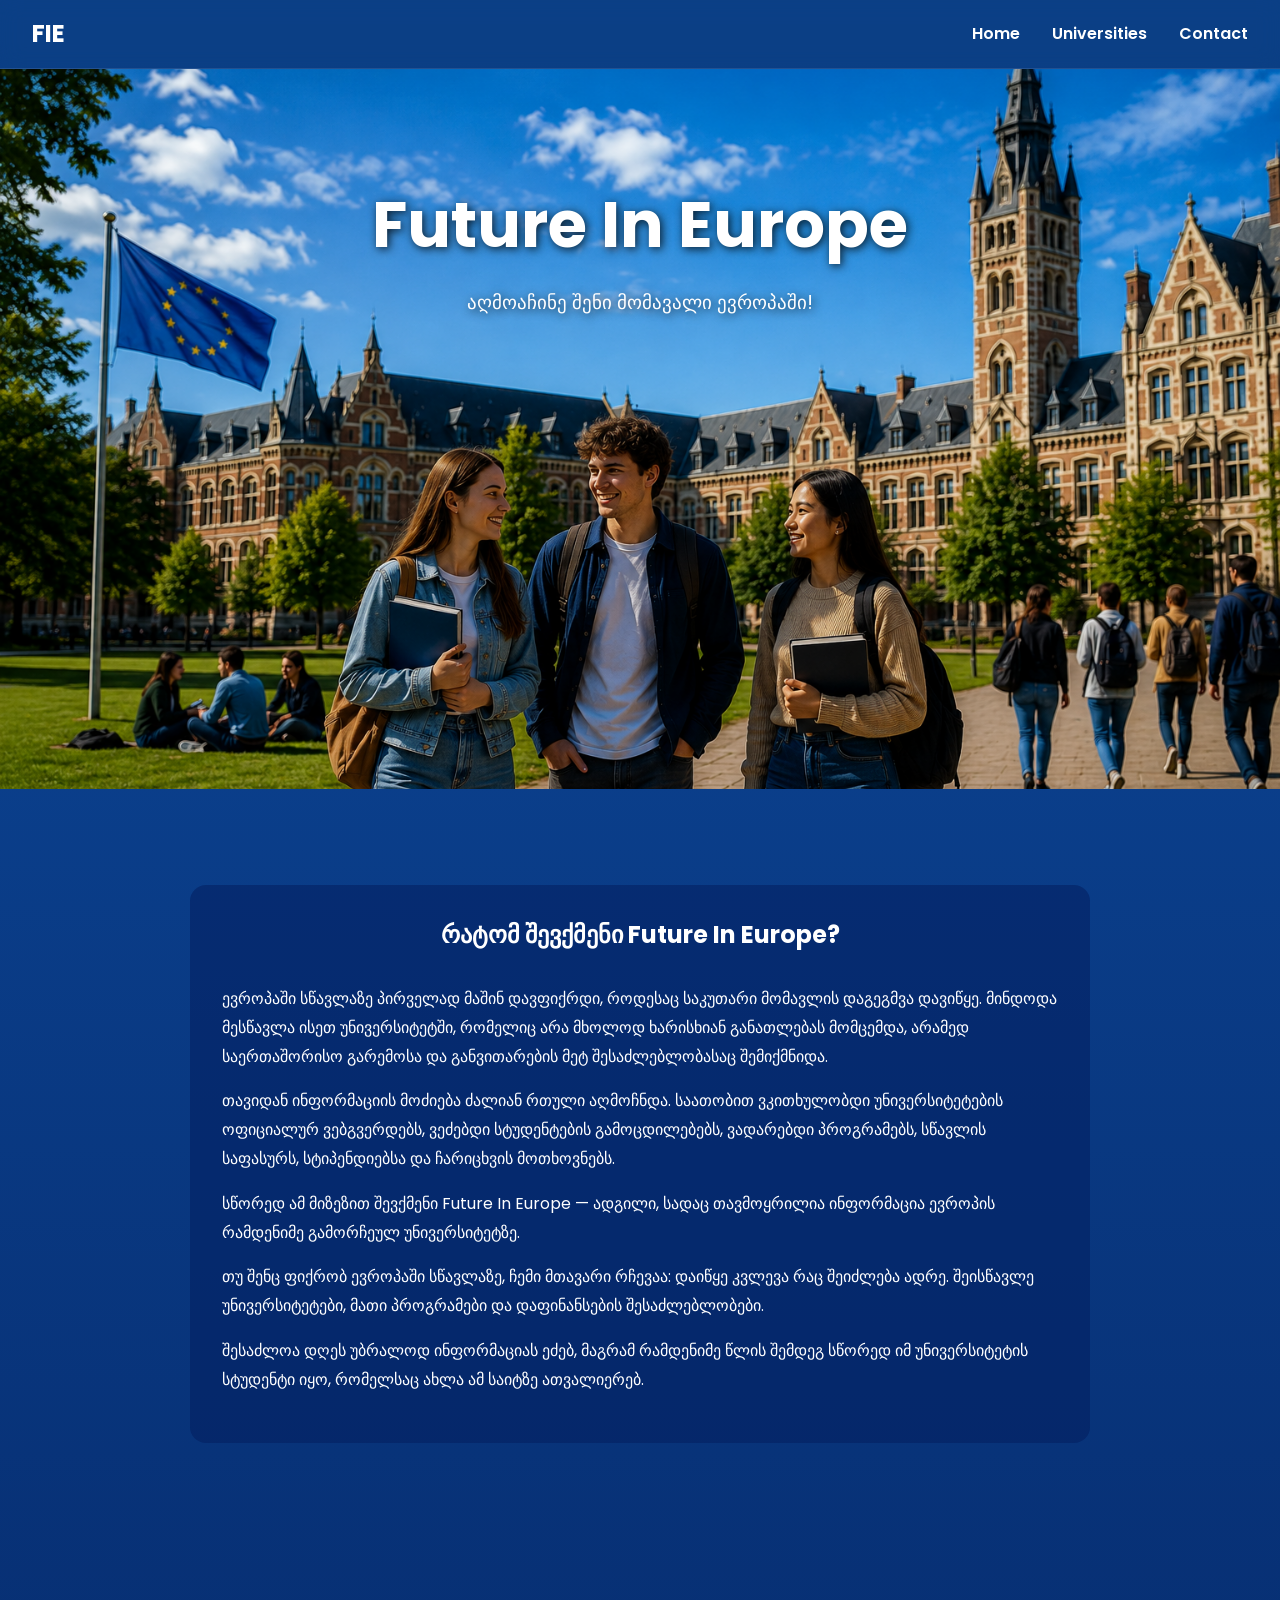
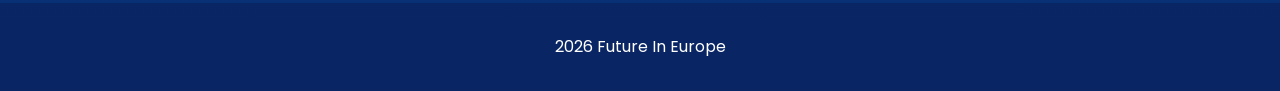
<file: index.html>
<!DOCTYPE html>
<html lang="ka">
<head>
    <meta charset="UTF-8">
    <meta name="viewport" content="width=device-width, initial-scale=1.0">
    <link rel="stylesheet" href="./css/reset.css">
    <link rel="stylesheet" href="./css/style.css">
    <title>Future In Europe</title>
    <link rel="preconnect" href="https://fonts.googleapis.com">
    <link rel="preconnect" href="https://fonts.gstatic.com" crossorigin>
    <link href="https://fonts.googleapis.com/css2?family=Poppins:wght@400;600;700&display=swap" rel="stylesheet">

    <meta name="description" content="Explore universities, scholarships and study opportunities across Europe.">

    <meta property="og:title" content="Future In Europe">
    <meta property="og:description" content="Study opportunities and top universities in Europe">
    <meta property="og:image" content="./images/students-europe.webp">
    <meta property="og:url" content="#">

    <link rel="icon" href="./images/favicon.png">

</head>
<body>
   <header class="header">
     <a href="#" class="logo">FIE</a>

     <button class="burger" aria-label="Toggle menu" aria-expanded="false">
        <span class="burger_line"></span>
        <span class="burger_line"></span> 
        <span class="burger_line"></span> 
   </button>

     
      <nav class="nav" id="nav">
         <ul class="nav_list">
               <li><a href="index.html" class="nav_link">Home</a></li>
               <li><a href="about.html" class="nav_link">Universities</a></li>
               <li><a href="contact.html" class="nav_link">Contact</a></li>
          </ul>
       </nav>
      </header> 

 
<main>

    <section class="hero">

        <img src="./images/students-europe.webp"
             alt="Students studying in Europe">

        <div class="hero_text">
            <h1>Future In Europe</h1>

            <p>
                აღმოაჩინე შენი მომავალი ევროპაში!
            </p>
        </div>

    </section>

    <section class="story_section">

        <div class="story_container">

            <h2>რატომ შევქმენი Future In Europe?</h2>

            <p>
                ევროპაში სწავლაზე პირველად მაშინ დავფიქრდი, როდესაც საკუთარი მომავლის დაგეგმვა დავიწყე.
                მინდოდა მესწავლა ისეთ უნივერსიტეტში, რომელიც არა მხოლოდ ხარისხიან განათლებას მომცემდა,
                არამედ საერთაშორისო გარემოსა და განვითარების მეტ შესაძლებლობასაც შემიქმნიდა.
            </p>

            <p>
                თავიდან ინფორმაციის მოძიება ძალიან რთული აღმოჩნდა. საათობით ვკითხულობდი უნივერსიტეტების
                ოფიციალურ ვებგვერდებს, ვეძებდი სტუდენტების გამოცდილებებს, ვადარებდი პროგრამებს,
                სწავლის საფასურს, სტიპენდიებსა და ჩარიცხვის მოთხოვნებს.
            </p>

            <p>
                სწორედ ამ მიზეზით შევქმენი Future In Europe — ადგილი, სადაც თავმოყრილია ინფორმაცია
                ევროპის რამდენიმე გამორჩეულ უნივერსიტეტზე.
            </p>

            <p>
                თუ შენც ფიქრობ ევროპაში სწავლაზე, ჩემი მთავარი რჩევაა: დაიწყე კვლევა რაც შეიძლება ადრე.
                შეისწავლე უნივერსიტეტები, მათი პროგრამები და დაფინანსების შესაძლებლობები.
            </p>

            <p>
                შესაძლოა დღეს უბრალოდ ინფორმაციას ეძებ, მაგრამ რამდენიმე წლის შემდეგ სწორედ იმ
                უნივერსიტეტის სტუდენტი იყო, რომელსაც ახლა ამ საიტზე ათვალიერებ.
            </p>

        </div>

    </section>

</main>

<footer class="footer">
    2026 Future In Europe
</footer>

<script src="./main.js"></script>



</body>
</html>
</file>
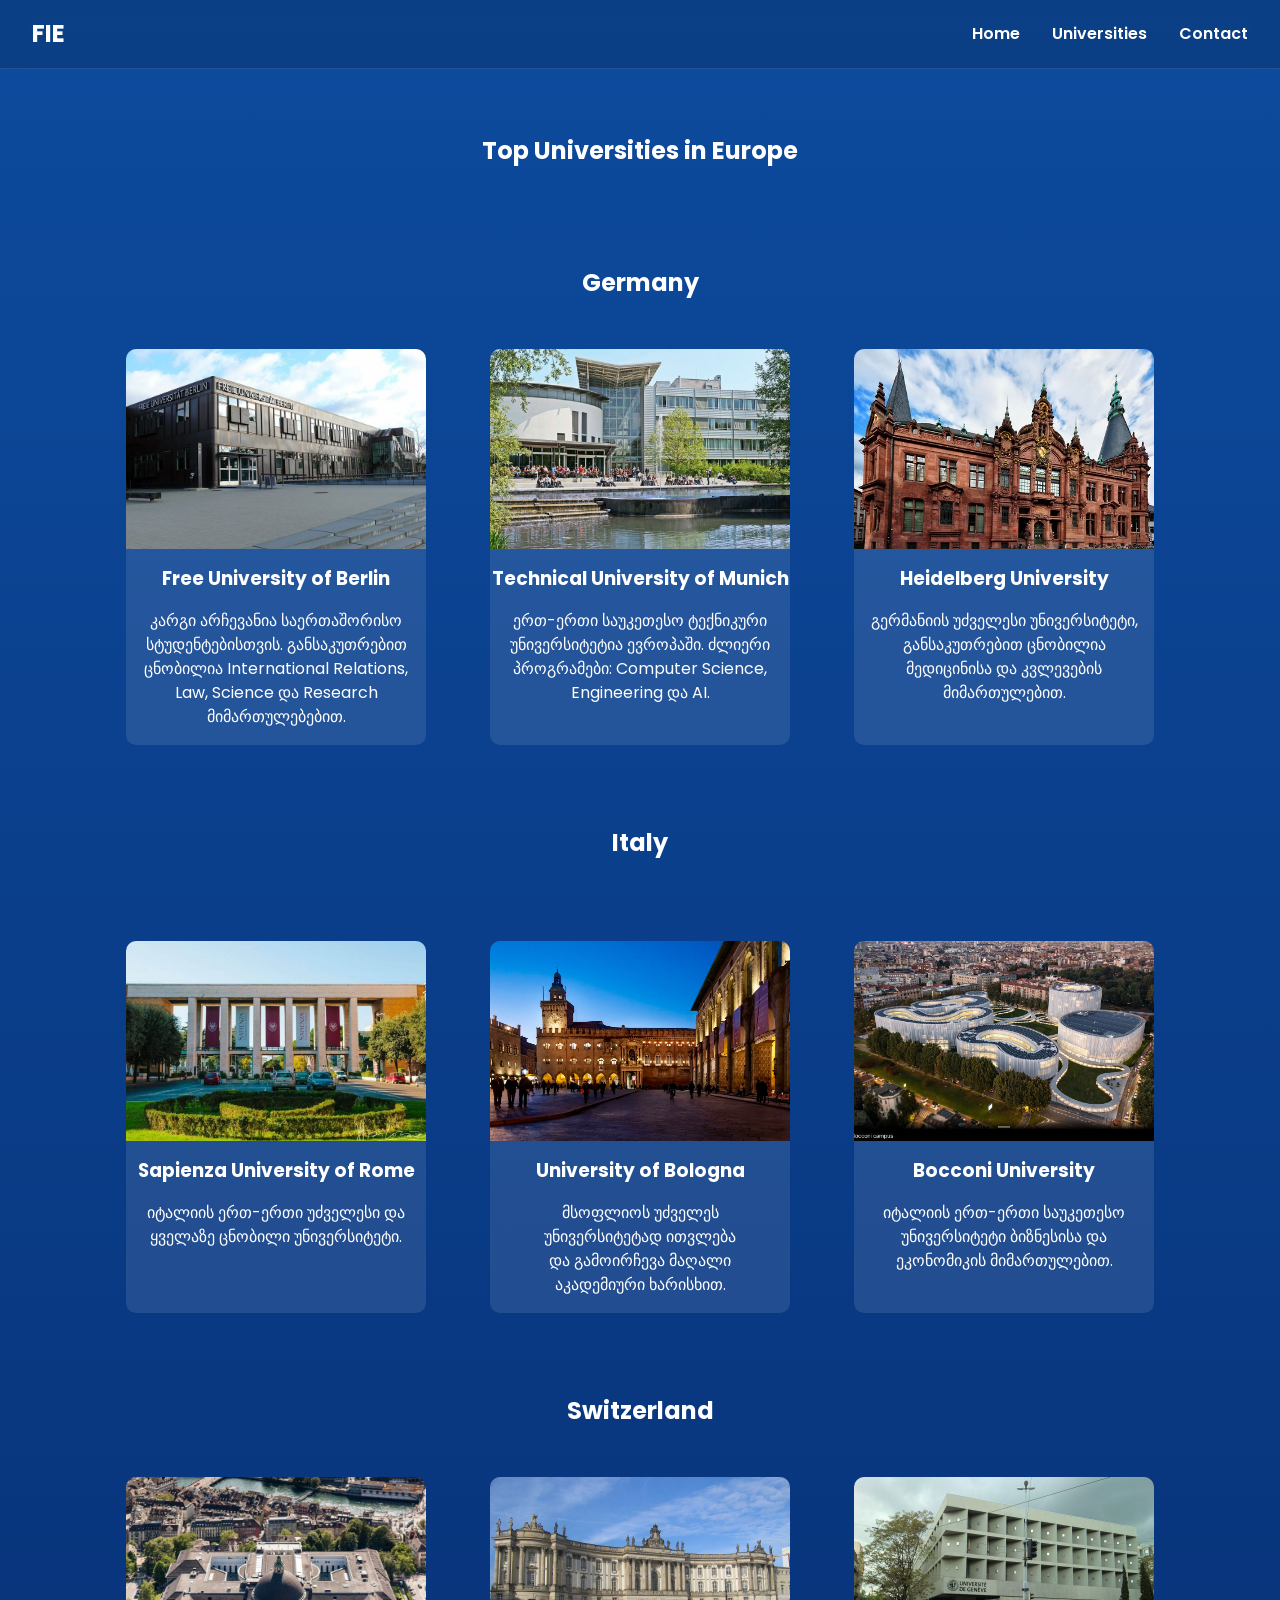
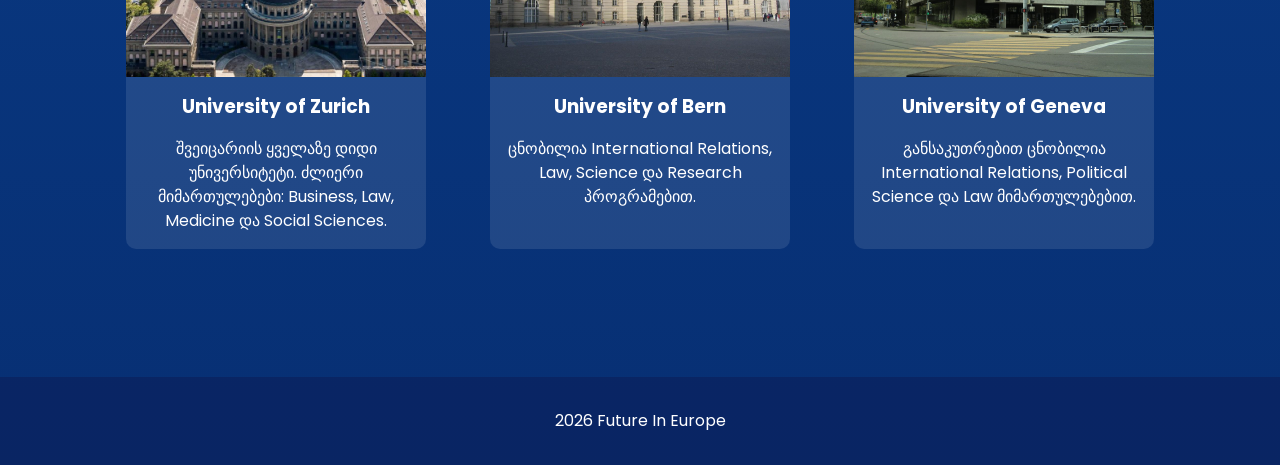
<file: about.html>
<!DOCTYPE html>
<html lang="ka">
<head>
    <meta charset="UTF-8">
    <meta name="viewport" content="width=device-width, initial-scale=1.0">

    <title>Top Universities in Europe | Future In Europe</title>
    <link rel="preconnect" href="https://fonts.googleapis.com">
    <link rel="preconnect" href="https://fonts.gstatic.com" crossorigin>
    <link href="https://fonts.googleapis.com/css2?family=Poppins:wght@400;600;700&display=swap" rel="stylesheet">

    <meta name="description" content="აღმოაჩინე ევროპის საუკეთესო უნივერსიტეტები გერმანიაში, იტალიასა და შვეიცარიაში.">

    <meta property="og:title" content="Future In Europe">
    <meta property="og:description" content="Study opportunities and top universities in Europe">
    <meta property="og:image" content="./images/students-europe.webp">
    <meta property="og:url" content="#">

    <link rel="icon" href="./images/favicon.png">

    <link rel="stylesheet" href="./css/reset.css">
    <link rel="stylesheet" href="./css/style.css">
</head>

<body>

<header class="header">

    <a href="index.html" class="logo">FIE</a>

    <button class="burger" aria-label="Toggle menu" aria-expanded="false">
        <span class="burger_line"></span>
        <span class="burger_line"></span>
        <span class="burger_line"></span>
    </button>

    <nav class="nav" id="nav">
        <ul class="nav_list">
            <li><a href="index.html" class="nav_link">Home</a></li>
            <li><a href="about.html" class="nav_link">Universities</a></li>
            <li><a href="contact.html" class="nav_link">Contact</a></li>
        </ul>
    </nav>

</header>

<main>

<section class="universities">

<h1>Top Universities in Europe</h1>

<!-- Germany -->

<h2>Germany</h2>

<div class="university_cards">

    <article class="card">

        <img src="./images/berlin.webp" alt="Free University of Berlin">

        <h3>
            <a href="berlin.html" class="university_link">
                Free University of Berlin
            </a>
        </h3>

        <p>
            კარგი არჩევანია საერთაშორისო სტუდენტებისთვის.
            განსაკუთრებით ცნობილია International Relations,
            Law, Science და Research მიმართულებებით.
        </p>

    </article>

    <article class="card">

        <img src="./images/munich.webp" alt="Technical University of Munich">

        <h3>
            <a href="munich.html" class="university_link">
                Technical University of Munich
            </a>
        </h3>

        <p>
            ერთ-ერთი საუკეთესო ტექნიკური უნივერსიტეტია ევროპაში.
            ძლიერი პროგრამები: Computer Science,
            Engineering და AI.
        </p>

    </article>

    <article class="card">

        <img src="./images/haidelberg.webp" alt="Heidelberg University">

        <h3>
            <a href="heidelberg.html" class="university_link">
                Heidelberg University
            </a>
        </h3>

        <p>
            გერმანიის უძველესი უნივერსიტეტი,
            განსაკუთრებით ცნობილია მედიცინისა
            და კვლევების მიმართულებით.
        </p>

    </article>

</div>

<!-- Italy -->

<h2>Italy</h2>

<div class="university_cards italy_cards">

    <article class="card">

        <img src="./images/spienza.webp" alt="Sapienza University of Rome">

        <h3>
            <a href="sapienza.html" class="university_link">
                Sapienza University of Rome
            </a>
        </h3>

        <p>
            იტალიის ერთ-ერთი უძველესი და
            ყველაზე ცნობილი უნივერსიტეტი.
        </p>

    </article>

    <article class="card">

        <img src="./images/bologna.webp" alt="University of Bologna">

        <h3>
            <a href="bologna.html" class="university_link">
                University of Bologna
            </a>
        </h3>

        <p>
            მსოფლიოს უძველეს უნივერსიტეტად ითვლება
            და გამოირჩევა მაღალი აკადემიური ხარისხით.
        </p>

    </article>

    <article class="card">

        <img src="./images/bocconi.webp" alt="Bocconi University">

        <h3>
            <a href="bocconi.html" class="university_link">
                Bocconi University
            </a>
        </h3>

        <p>
            იტალიის ერთ-ერთი საუკეთესო უნივერსიტეტი
            ბიზნესისა და ეკონომიკის მიმართულებით.
        </p>

    </article>

</div>

<!-- Switzerland -->

<h2>Switzerland</h2>

<div class="university_cards">

    <article class="card">

        <img src="./images/zurich.webp" alt="University of Zurich">

        <h3>
            <a href="zurich.html" class="university_link">
                University of Zurich
            </a>
        </h3>

        <p>
            შვეიცარიის ყველაზე დიდი უნივერსიტეტი.
            ძლიერი მიმართულებები: Business,
            Law, Medicine და Social Sciences.
        </p>

    </article>

    <article class="card">

        <img src="./images/bern.webp" alt="University of Bern">

        <h3>
            <a href="bern.html" class="university_link">
                University of Bern
            </a>
        </h3>

        <p>
            ცნობილია International Relations,
            Law, Science და Research პროგრამებით.
        </p>

    </article>

    <article class="card">

        <img src="./images/geneva.webp" alt="University of Geneva">

        <h3>
            <a href="geneva.html" class="university_link">
                University of Geneva
            </a>
        </h3>

        <p>
            განსაკუთრებით ცნობილია International Relations,
            Political Science და Law მიმართულებებით.
        </p>

    </article>

</div>

</section>

</main>

<footer class="footer">
    2026 Future In Europe
</footer>

<script src="./main.js"></script>

</body>
</html>
</file>
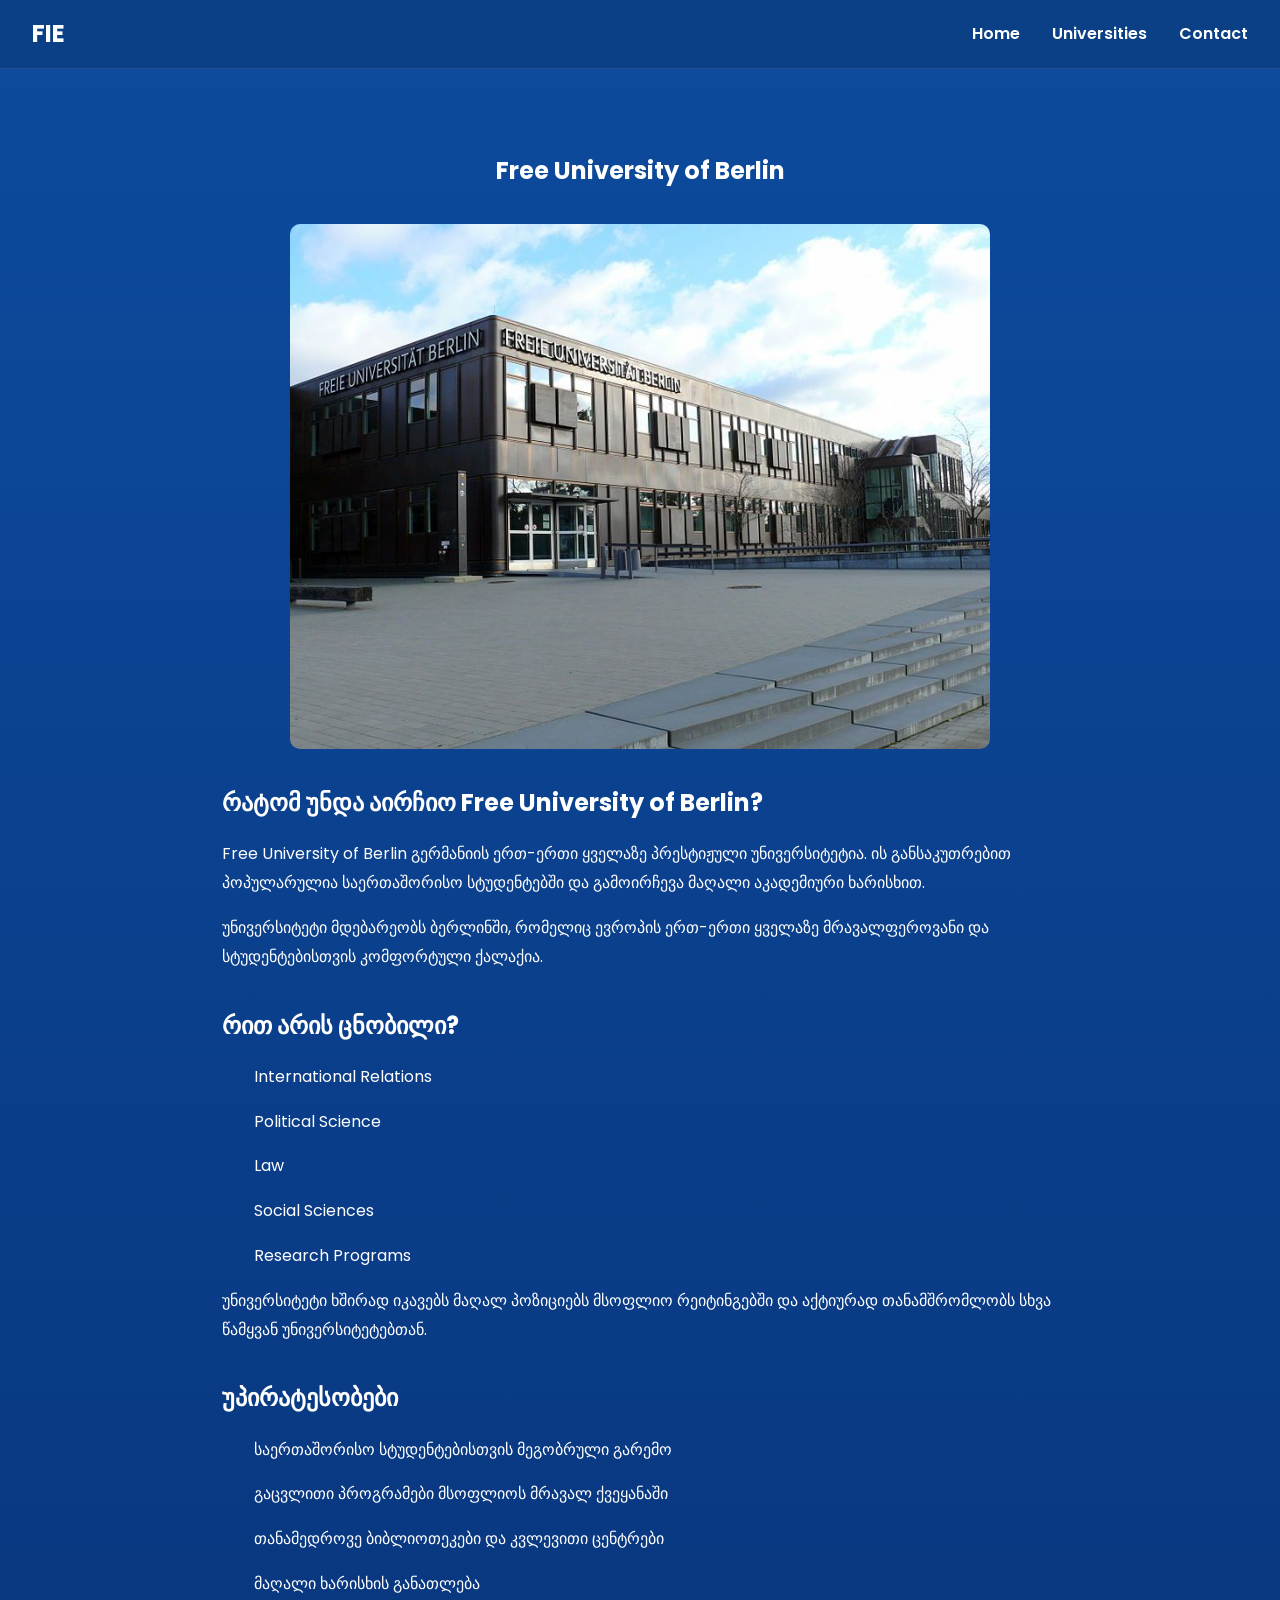
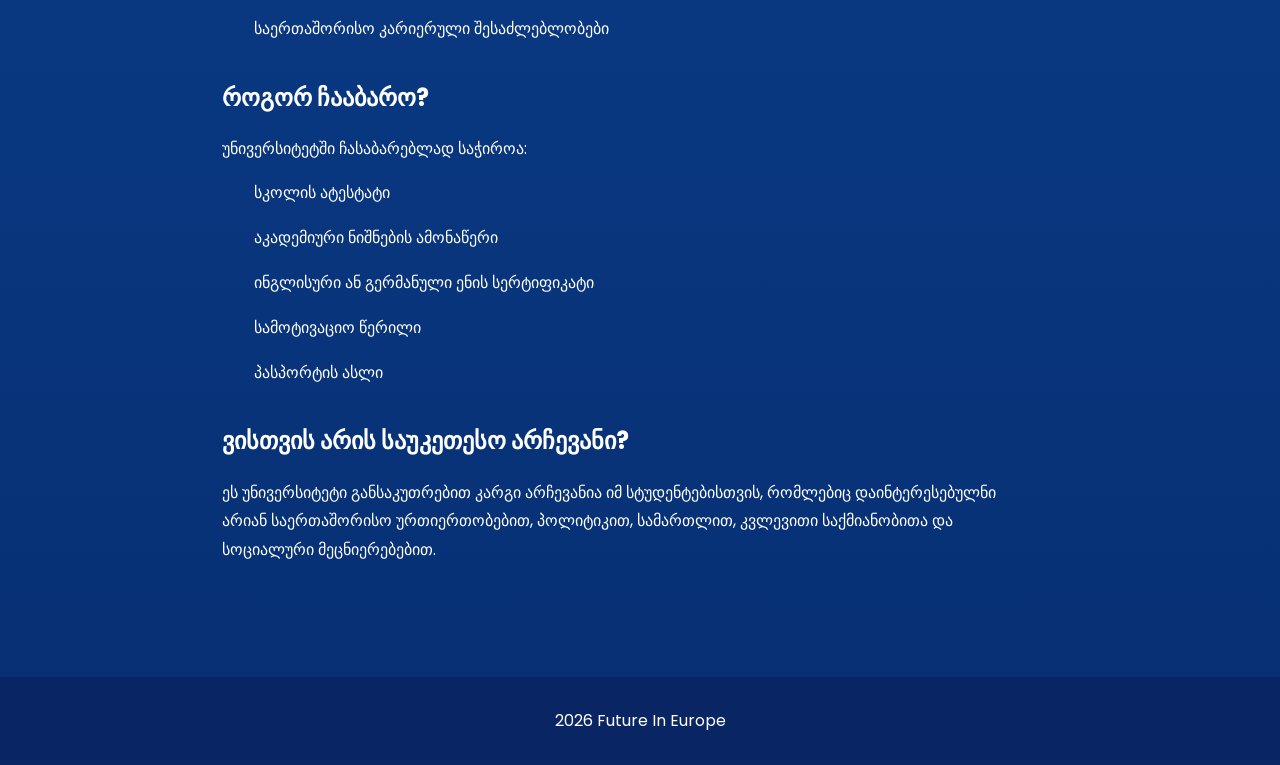
<file: berlin.html>
<!DOCTYPE html>
<html lang="ka">
<head>
    <meta charset="UTF-8">
    <meta name="viewport" content="width=device-width, initial-scale=1.0">

    <title>Free University of Berlin</title>
    <link rel="preconnect" href="https://fonts.googleapis.com">
    <link rel="preconnect" href="https://fonts.gstatic.com" crossorigin>
    <link href="https://fonts.googleapis.com/css2?family=Poppins:wght@400;600;700&display=swap" rel="stylesheet">

    <meta name="description" content="გაიგე მეტი Free University of Berlin-ის შესახებ, ჩარიცხვის პირობები, უპირატესობები და სასწავლო პროგრამები.">

    <meta property="og:title" content="Free University of Berlin">
    <meta property="og:description" content="ერთ-ერთი საუკეთესო უნივერსიტეტი გერმანიაში საერთაშორისო სტუდენტებისთვის.">
    <meta property="og:image" content="./images/berlin.webp">
    <meta property="og:url" content="#">

    <link rel="icon" href="./images/favicon.png">

    <link rel="stylesheet" href="./css/reset.css">
    <link rel="stylesheet" href="./css/style.css">
</head>
<body>

<header class="header">
    <a href="index.html" class="logo">FIE</a>

    <button class="burger" aria-label="Toggle menu">
        <span class="burger_line"></span>
        <span class="burger_line"></span>
        <span class="burger_line"></span>
    </button>

    <nav class="nav">
        <ul class="nav_list">
            <li><a href="index.html" class="nav_link">Home</a></li>
            <li><a href="about.html" class="nav_link">Universities</a></li>
            <li><a href="contact.html" class="nav_link">Contact</a></li>
        </ul>
    </nav>
</header>

<main>

<section class="university_page">

    <h1>Free University of Berlin</h1>

    <img src="./images/berlin.webp" alt="Free University of Berlin">

    <h2>რატომ უნდა აირჩიო Free University of Berlin?</h2>

    <p>
        Free University of Berlin გერმანიის ერთ-ერთი ყველაზე პრესტიჟული
        უნივერსიტეტია. ის განსაკუთრებით პოპულარულია საერთაშორისო
        სტუდენტებში და გამოირჩევა მაღალი აკადემიური ხარისხით.
    </p>

    <p>
        უნივერსიტეტი მდებარეობს ბერლინში, რომელიც ევროპის ერთ-ერთი
        ყველაზე მრავალფეროვანი და სტუდენტებისთვის კომფორტული ქალაქია.
    </p>

    <h2>რით არის ცნობილი?</h2>

    <ul>
        <li>International Relations</li>
        <li>Political Science</li>
        <li>Law</li>
        <li>Social Sciences</li>
        <li>Research Programs</li>
    </ul>

    <p>
        უნივერსიტეტი ხშირად იკავებს მაღალ პოზიციებს მსოფლიო
        რეიტინგებში და აქტიურად თანამშრომლობს სხვა წამყვან
        უნივერსიტეტებთან.
    </p>

    <h2>უპირატესობები</h2>

    <ul>
        <li>საერთაშორისო სტუდენტებისთვის მეგობრული გარემო</li>
        <li>გაცვლითი პროგრამები მსოფლიოს მრავალ ქვეყანაში</li>
        <li>თანამედროვე ბიბლიოთეკები და კვლევითი ცენტრები</li>
        <li>მაღალი ხარისხის განათლება</li>
        <li>საერთაშორისო კარიერული შესაძლებლობები</li>
    </ul>

    <h2>როგორ ჩააბარო?</h2>

    <p>
        უნივერსიტეტში ჩასაბარებლად საჭიროა:
    </p>

    <ul>
        <li>სკოლის ატესტატი</li>
        <li>აკადემიური ნიშნების ამონაწერი</li>
        <li>ინგლისური ან გერმანული ენის სერტიფიკატი</li>
        <li>სამოტივაციო წერილი</li>
        <li>პასპორტის ასლი</li>
    </ul>

    <h2>ვისთვის არის საუკეთესო არჩევანი?</h2>

    <p>
        ეს უნივერსიტეტი განსაკუთრებით კარგი არჩევანია იმ
        სტუდენტებისთვის, რომლებიც დაინტერესებულნი არიან
        საერთაშორისო ურთიერთობებით, პოლიტიკით, სამართლით,
        კვლევითი საქმიანობითა და სოციალური მეცნიერებებით.
    </p>

</section>

</main>

<footer class="footer">
    2026 Future In Europe
</footer>

<script src="./main.js"></script>

</body>
</html>
</file>
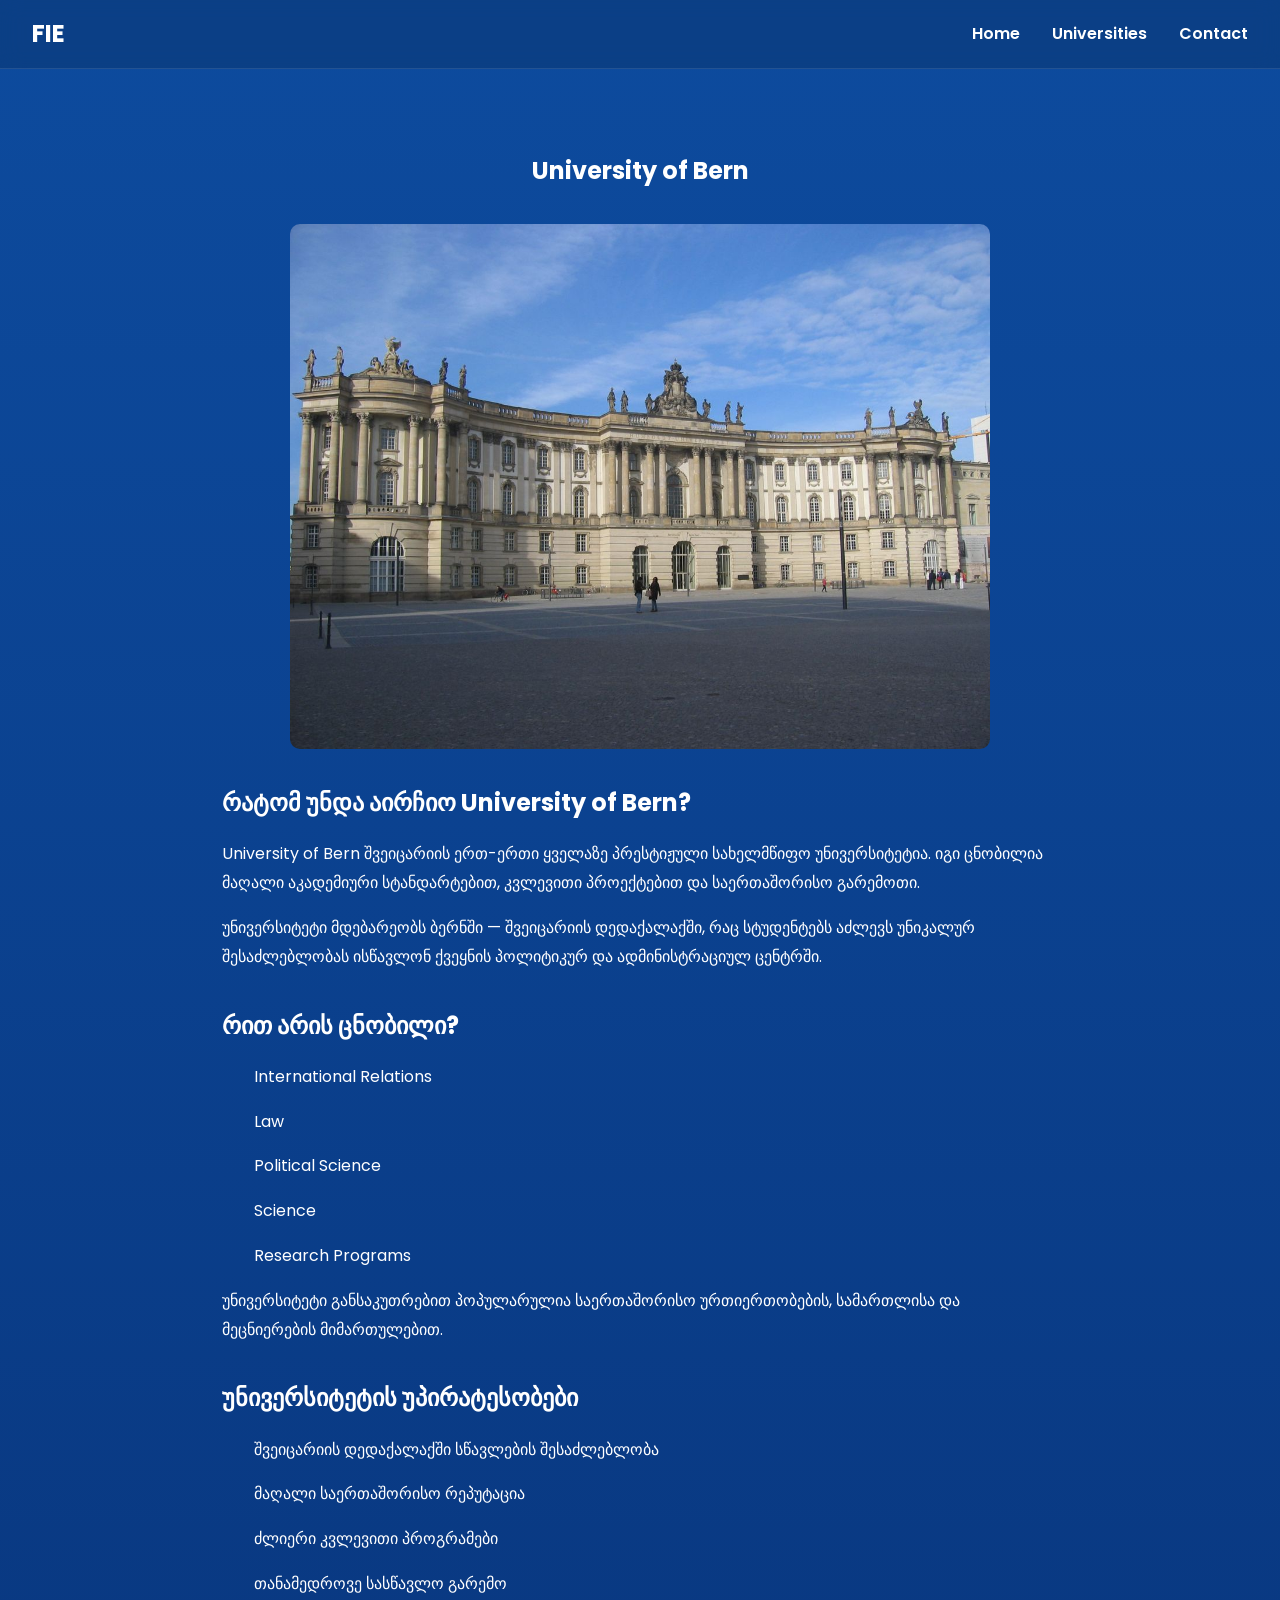
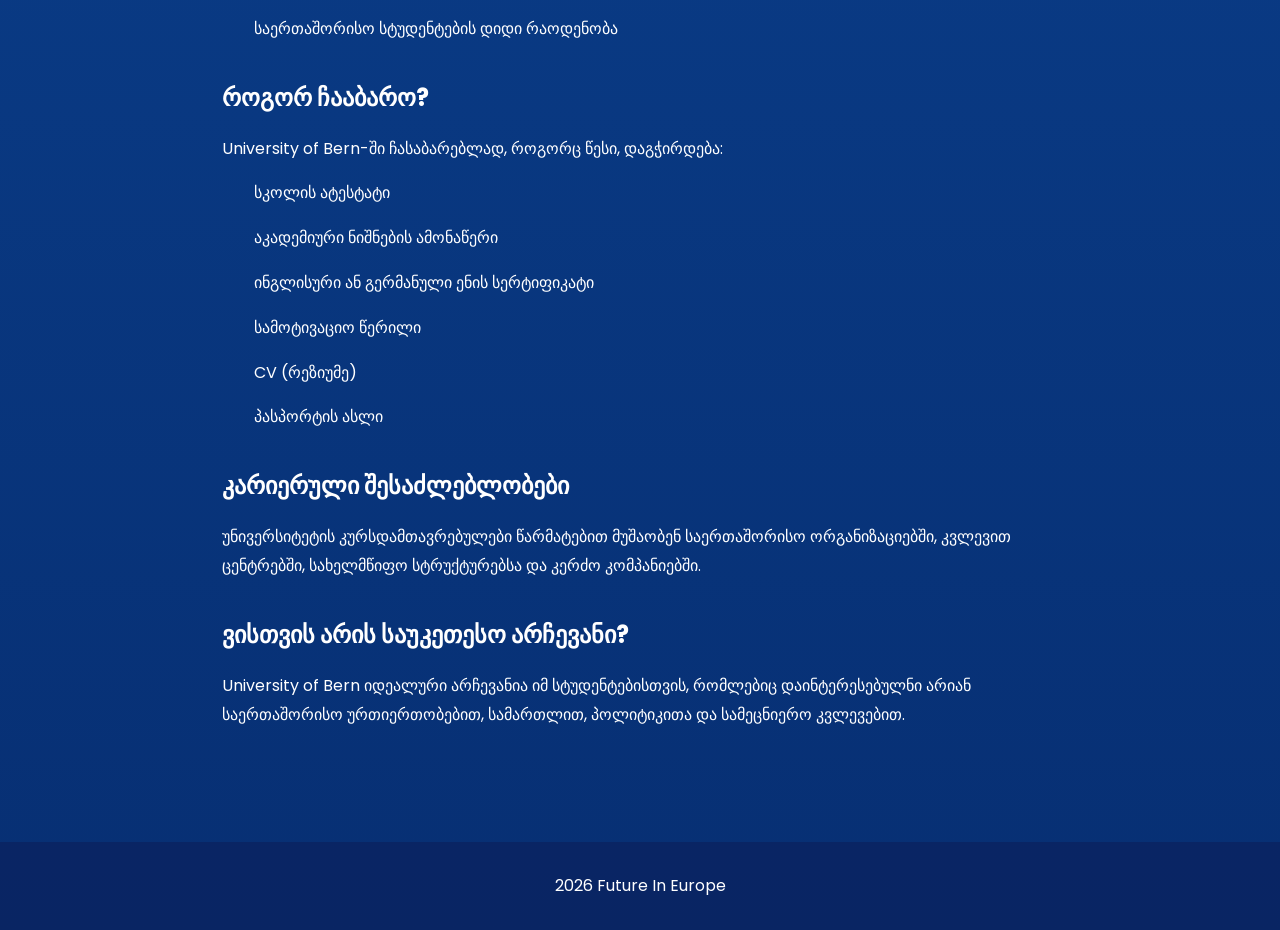
<file: bern.html>
<!DOCTYPE html>
<html lang="ka">
<head>
    <meta charset="UTF-8">
    <meta name="viewport" content="width=device-width, initial-scale=1.0">

    <title>University of Bern</title>
    <link rel="preconnect" href="https://fonts.googleapis.com">
    <link rel="preconnect" href="https://fonts.gstatic.com" crossorigin>
    <link href="https://fonts.googleapis.com/css2?family=Poppins:wght@400;600;700&display=swap" rel="stylesheet">

    <meta name="description" content="გაიგე მეტი University of Bern-ის შესახებ, ჩარიცხვის პირობები, უპირატესობები და სასწავლო პროგრამები.">

    <meta property="og:title" content="University of Bern">
    <meta property="og:description" content="შვეიცარიის ერთ-ერთი საუკეთესო უნივერსიტეტი საერთაშორისო ურთიერთობებისა და სამართლის მიმართულებით.">
    <meta property="og:image" content="./images/bern.webp">
    <meta property="og:url" content="#">

    <link rel="icon" href="./images/favicon.png">

    <link rel="stylesheet" href="./css/reset.css">
    <link rel="stylesheet" href="./css/style.css">
</head>

<body>

<header class="header">

    <a href="index.html" class="logo">FIE</a>

    <button class="burger" aria-label="Toggle menu">
        <span class="burger_line"></span>
        <span class="burger_line"></span>
        <span class="burger_line"></span>
    </button>

    <nav class="nav">
        <ul class="nav_list">
            <li><a href="index.html" class="nav_link">Home</a></li>
            <li><a href="about.html" class="nav_link">Universities</a></li>
            <li><a href="contact.html" class="nav_link">Contact</a></li>
        </ul>
    </nav>

</header>

<main>

<section class="university_page">

    <h1>University of Bern</h1>

    <img src="./images/bern.webp" alt="University of Bern">

    <h2>რატომ უნდა აირჩიო University of Bern?</h2>

    <p>
        University of Bern შვეიცარიის ერთ-ერთი ყველაზე
        პრესტიჟული სახელმწიფო უნივერსიტეტია. იგი ცნობილია
        მაღალი აკადემიური სტანდარტებით, კვლევითი პროექტებით
        და საერთაშორისო გარემოთი.
    </p>

    <p>
        უნივერსიტეტი მდებარეობს ბერნში — შვეიცარიის დედაქალაქში,
        რაც სტუდენტებს აძლევს უნიკალურ შესაძლებლობას
        ისწავლონ ქვეყნის პოლიტიკურ და ადმინისტრაციულ ცენტრში.
    </p>

    <h2>რით არის ცნობილი?</h2>

    <ul>
        <li>International Relations</li>
        <li>Law</li>
        <li>Political Science</li>
        <li>Science</li>
        <li>Research Programs</li>
    </ul>

    <p>
        უნივერსიტეტი განსაკუთრებით პოპულარულია საერთაშორისო
        ურთიერთობების, სამართლისა და მეცნიერების მიმართულებით.
    </p>

    <h2>უნივერსიტეტის უპირატესობები</h2>

    <ul>
        <li>შვეიცარიის დედაქალაქში სწავლების შესაძლებლობა</li>
        <li>მაღალი საერთაშორისო რეპუტაცია</li>
        <li>ძლიერი კვლევითი პროგრამები</li>
        <li>თანამედროვე სასწავლო გარემო</li>
        <li>საერთაშორისო სტუდენტების დიდი რაოდენობა</li>
    </ul>

    <h2>როგორ ჩააბარო?</h2>

    <p>
        University of Bern-ში ჩასაბარებლად, როგორც წესი,
        დაგჭირდება:
    </p>

    <ul>
        <li>სკოლის ატესტატი</li>
        <li>აკადემიური ნიშნების ამონაწერი</li>
        <li>ინგლისური ან გერმანული ენის სერტიფიკატი</li>
        <li>სამოტივაციო წერილი</li>
        <li>CV (რეზიუმე)</li>
        <li>პასპორტის ასლი</li>
    </ul>

    <h2>კარიერული შესაძლებლობები</h2>

    <p>
        უნივერსიტეტის კურსდამთავრებულები წარმატებით მუშაობენ
        საერთაშორისო ორგანიზაციებში, კვლევით ცენტრებში,
        სახელმწიფო სტრუქტურებსა და კერძო კომპანიებში.
    </p>

    <h2>ვისთვის არის საუკეთესო არჩევანი?</h2>

    <p>
        University of Bern იდეალური არჩევანია იმ
        სტუდენტებისთვის, რომლებიც დაინტერესებულნი არიან
        საერთაშორისო ურთიერთობებით, სამართლით,
        პოლიტიკითა და სამეცნიერო კვლევებით.
    </p>

</section>

</main>

<footer class="footer">
    2026 Future In Europe
</footer>

<script src="./main.js"></script>

</body>
</html>
</file>
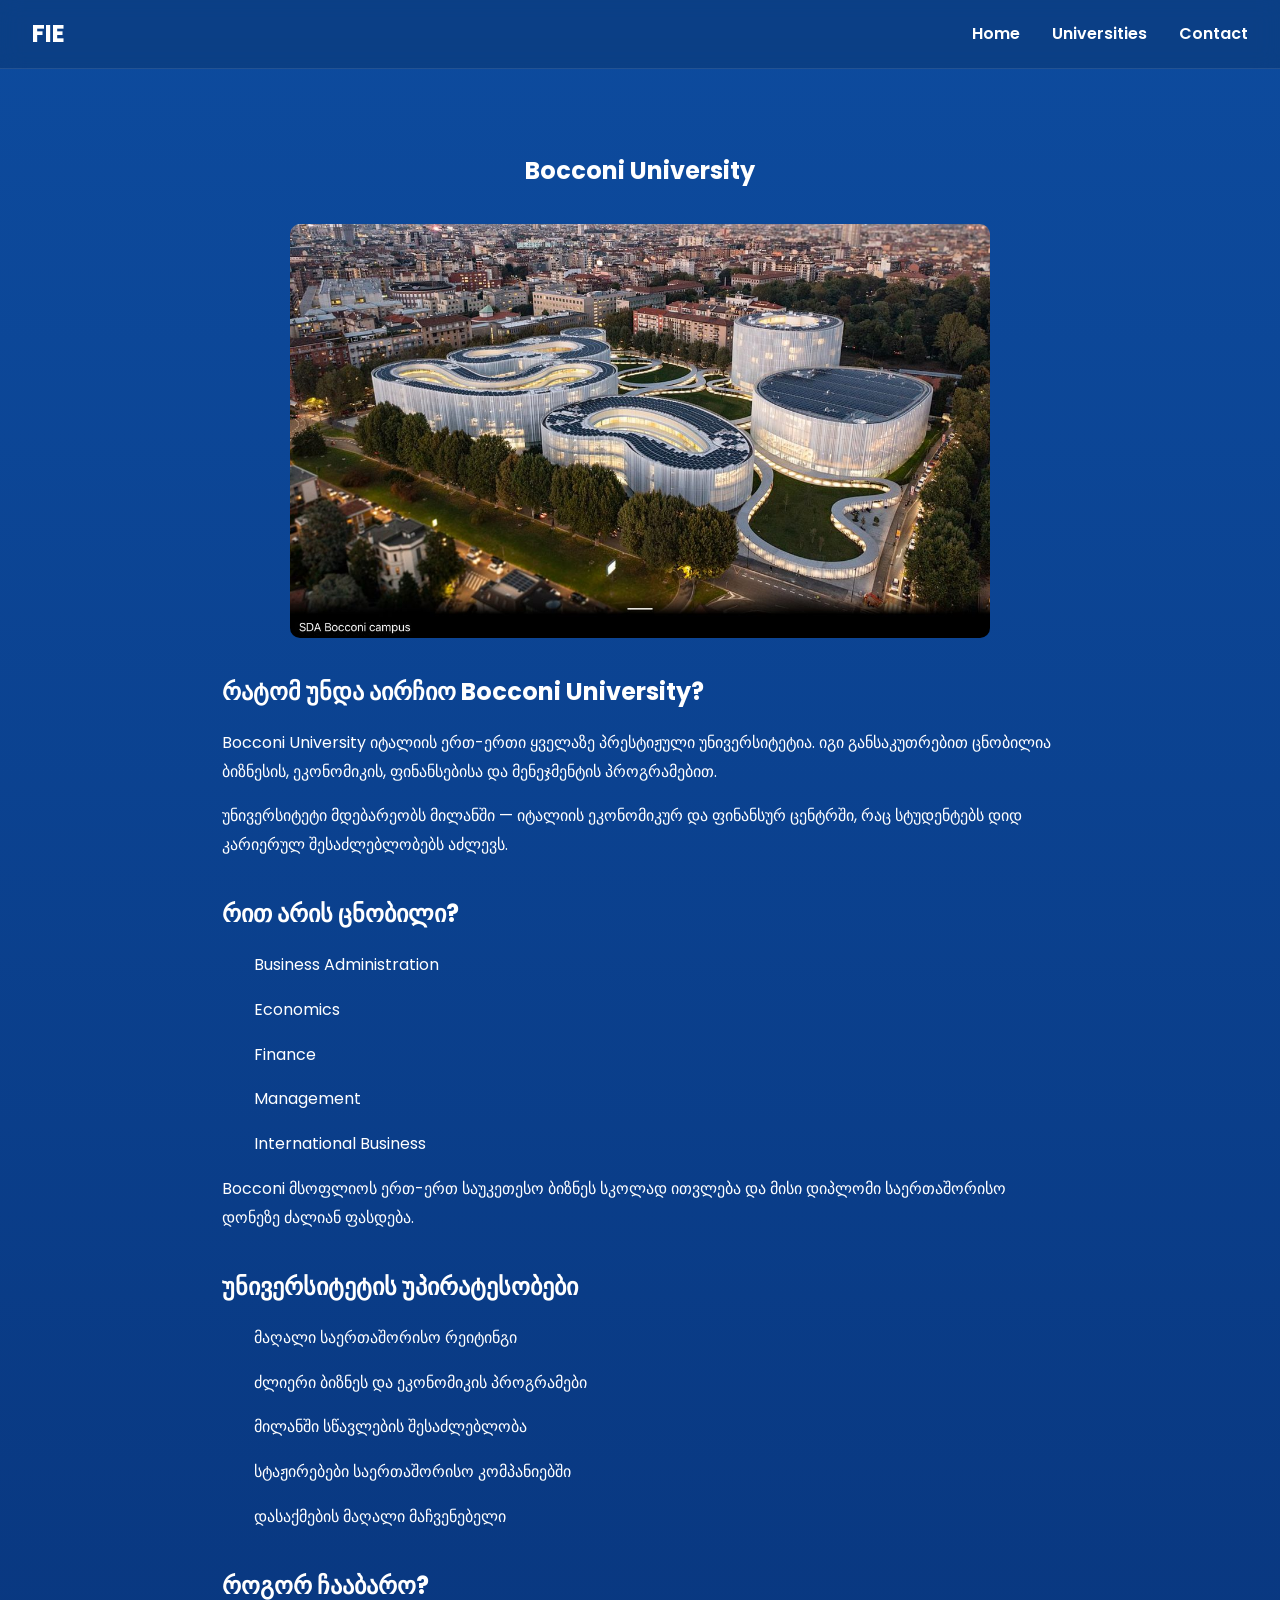
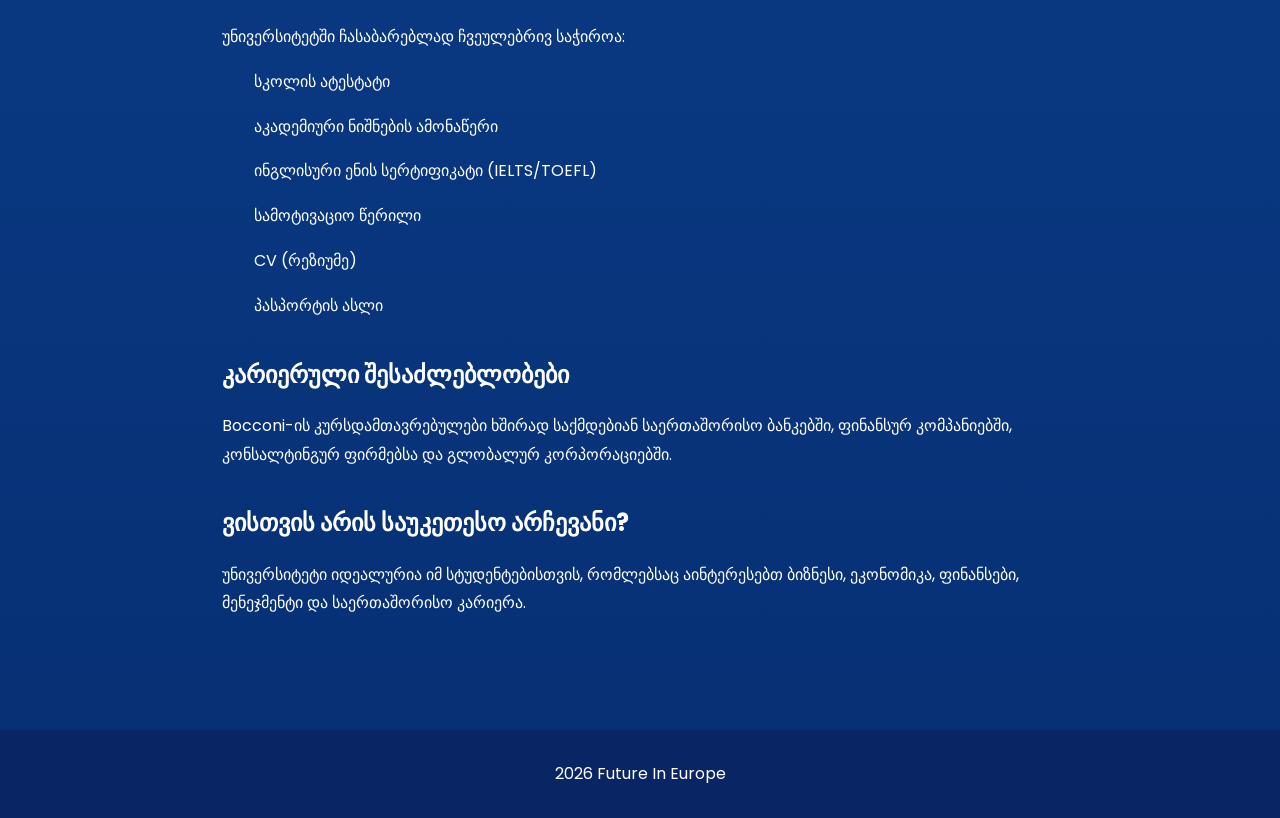
<file: bocconi.html>
<!DOCTYPE html>
<html lang="ka">
<head>
    <meta charset="UTF-8">
    <meta name="viewport" content="width=device-width, initial-scale=1.0">

    <title>Bocconi University</title>
    <link rel="preconnect" href="https://fonts.googleapis.com">
    <link rel="preconnect" href="https://fonts.gstatic.com" crossorigin>
    <link href="https://fonts.googleapis.com/css2?family=Poppins:wght@400;600;700&display=swap" rel="stylesheet">

    <meta name="description" content="გაიგე მეტი Bocconi University-ის შესახებ, ჩარიცხვის პირობები, უპირატესობები და სასწავლო პროგრამები.">

    <meta property="og:title" content="Bocconi University">
    <meta property="og:description" content="იტალიის ერთ-ერთი საუკეთესო უნივერსიტეტი ბიზნესისა და ეკონომიკის მიმართულებით.">
    <meta property="og:image" content="./images/bocconi.webp">
    <meta property="og:url" content="#">

    <link rel="icon" href="./images/favicon.png">

    <link rel="stylesheet" href="./css/reset.css">
    <link rel="stylesheet" href="./css/style.css">
</head>
<body>

<header class="header">

    <a href="index.html" class="logo">FIE</a>

    <button class="burger" aria-label="Toggle menu">
        <span class="burger_line"></span>
        <span class="burger_line"></span>
        <span class="burger_line"></span>
    </button>

    <nav class="nav">
        <ul class="nav_list">
            <li><a href="index.html" class="nav_link">Home</a></li>
            <li><a href="about.html" class="nav_link">Universities</a></li>
            <li><a href="contact.html" class="nav_link">Contact</a></li>
        </ul>
    </nav>

</header>

<main>

<section class="university_page">

    <h1>Bocconi University</h1>

    <img src="./images/bocconi.webp" alt="Bocconi University">

    <h2>რატომ უნდა აირჩიო Bocconi University?</h2>

    <p>
        Bocconi University იტალიის ერთ-ერთი ყველაზე პრესტიჟული
        უნივერსიტეტია. იგი განსაკუთრებით ცნობილია ბიზნესის,
        ეკონომიკის, ფინანსებისა და მენეჯმენტის პროგრამებით.
    </p>

    <p>
        უნივერსიტეტი მდებარეობს მილანში — იტალიის ეკონომიკურ
        და ფინანსურ ცენტრში, რაც სტუდენტებს დიდ კარიერულ
        შესაძლებლობებს აძლევს.
    </p>

    <h2>რით არის ცნობილი?</h2>

    <ul>
        <li>Business Administration</li>
        <li>Economics</li>
        <li>Finance</li>
        <li>Management</li>
        <li>International Business</li>
    </ul>

    <p>
        Bocconi მსოფლიოს ერთ-ერთ საუკეთესო ბიზნეს სკოლად
        ითვლება და მისი დიპლომი საერთაშორისო დონეზე
        ძალიან ფასდება.
    </p>

    <h2>უნივერსიტეტის უპირატესობები</h2>

    <ul>
        <li>მაღალი საერთაშორისო რეიტინგი</li>
        <li>ძლიერი ბიზნეს და ეკონომიკის პროგრამები</li>
        <li>მილანში სწავლების შესაძლებლობა</li>
        <li>სტაჟირებები საერთაშორისო კომპანიებში</li>
        <li>დასაქმების მაღალი მაჩვენებელი</li>
    </ul>

    <h2>როგორ ჩააბარო?</h2>

    <p>
        უნივერსიტეტში ჩასაბარებლად ჩვეულებრივ საჭიროა:
    </p>

    <ul>
        <li>სკოლის ატესტატი</li>
        <li>აკადემიური ნიშნების ამონაწერი</li>
        <li>ინგლისური ენის სერტიფიკატი (IELTS/TOEFL)</li>
        <li>სამოტივაციო წერილი</li>
        <li>CV (რეზიუმე)</li>
        <li>პასპორტის ასლი</li>
    </ul>

    <h2>კარიერული შესაძლებლობები</h2>

    <p>
        Bocconi-ის კურსდამთავრებულები ხშირად საქმდებიან
        საერთაშორისო ბანკებში, ფინანსურ კომპანიებში,
        კონსალტინგურ ფირმებსა და გლობალურ კორპორაციებში.
    </p>

    <h2>ვისთვის არის საუკეთესო არჩევანი?</h2>

    <p>
        უნივერსიტეტი იდეალურია იმ სტუდენტებისთვის,
        რომლებსაც აინტერესებთ ბიზნესი, ეკონომიკა,
        ფინანსები, მენეჯმენტი და საერთაშორისო კარიერა.
    </p>

</section>

</main>

<footer class="footer">
    2026 Future In Europe
</footer>

<script src="./main.js"></script>

</body>
</html>
</file>
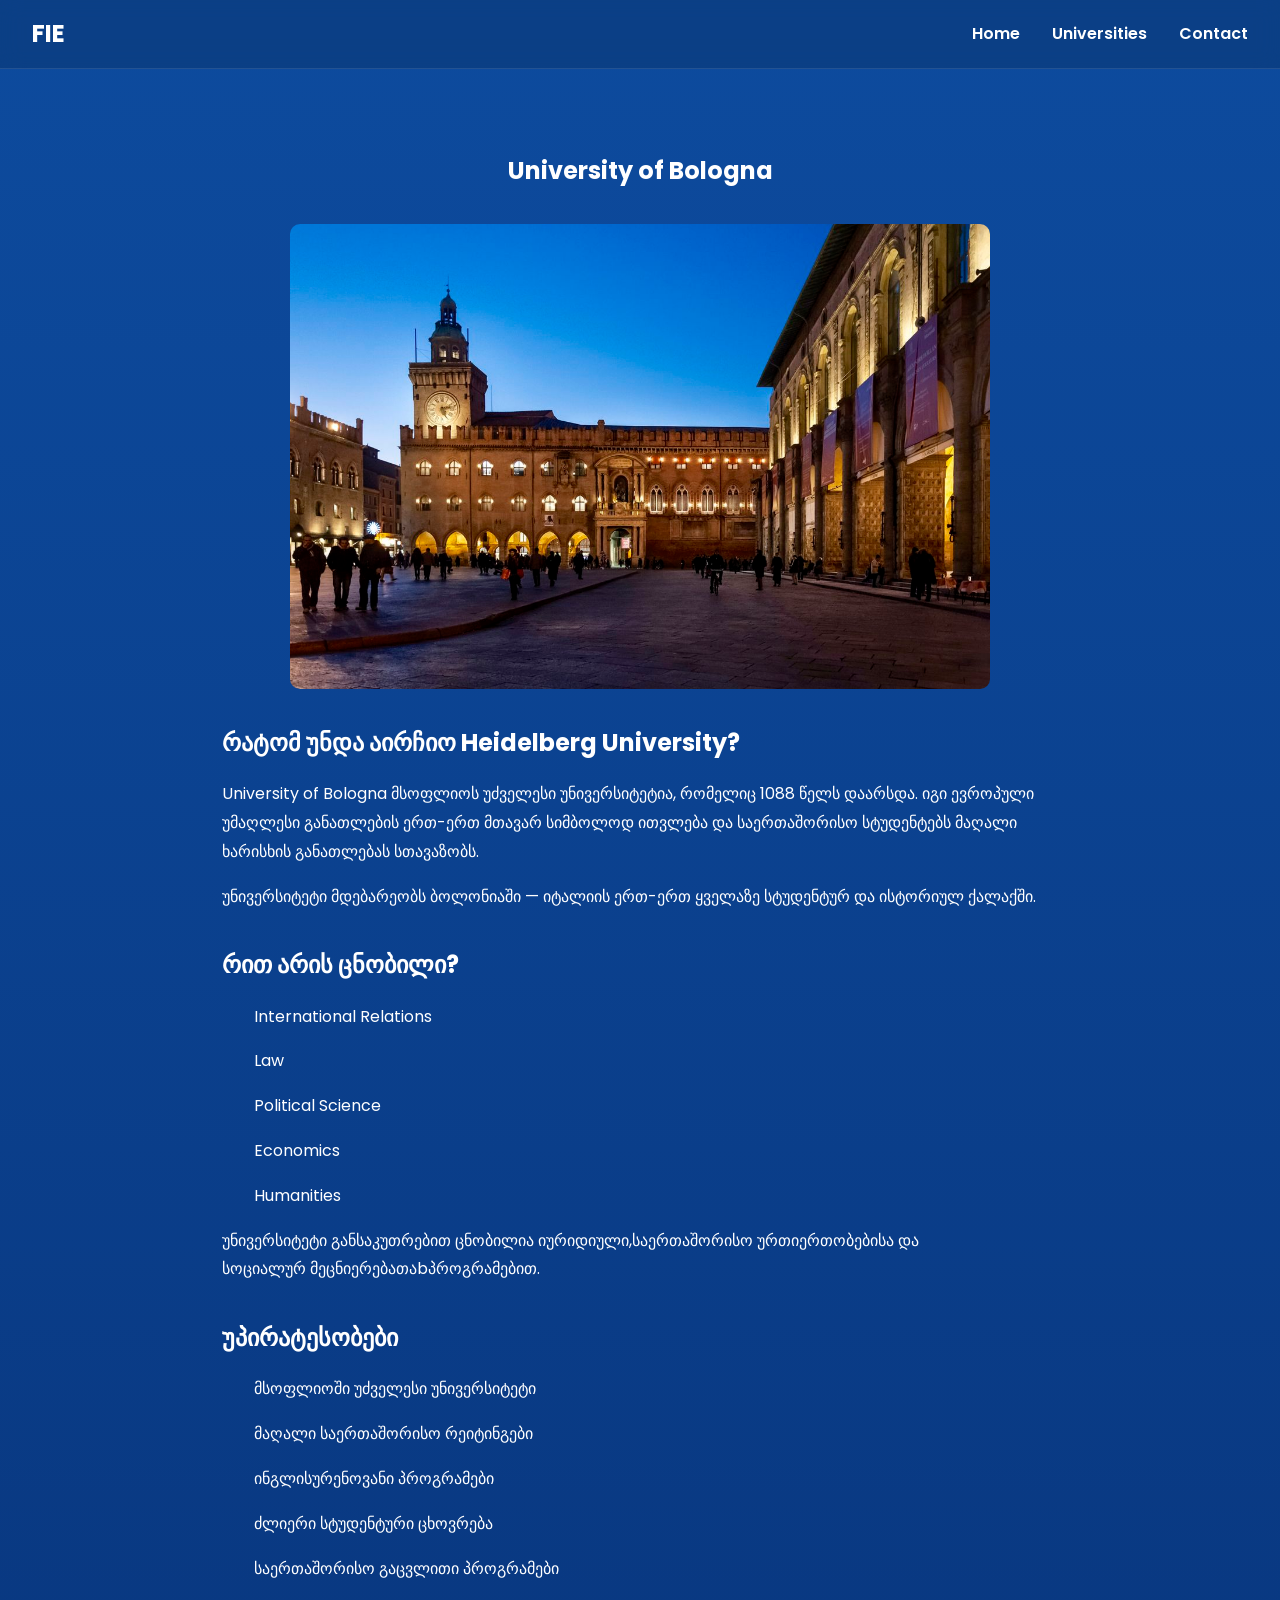
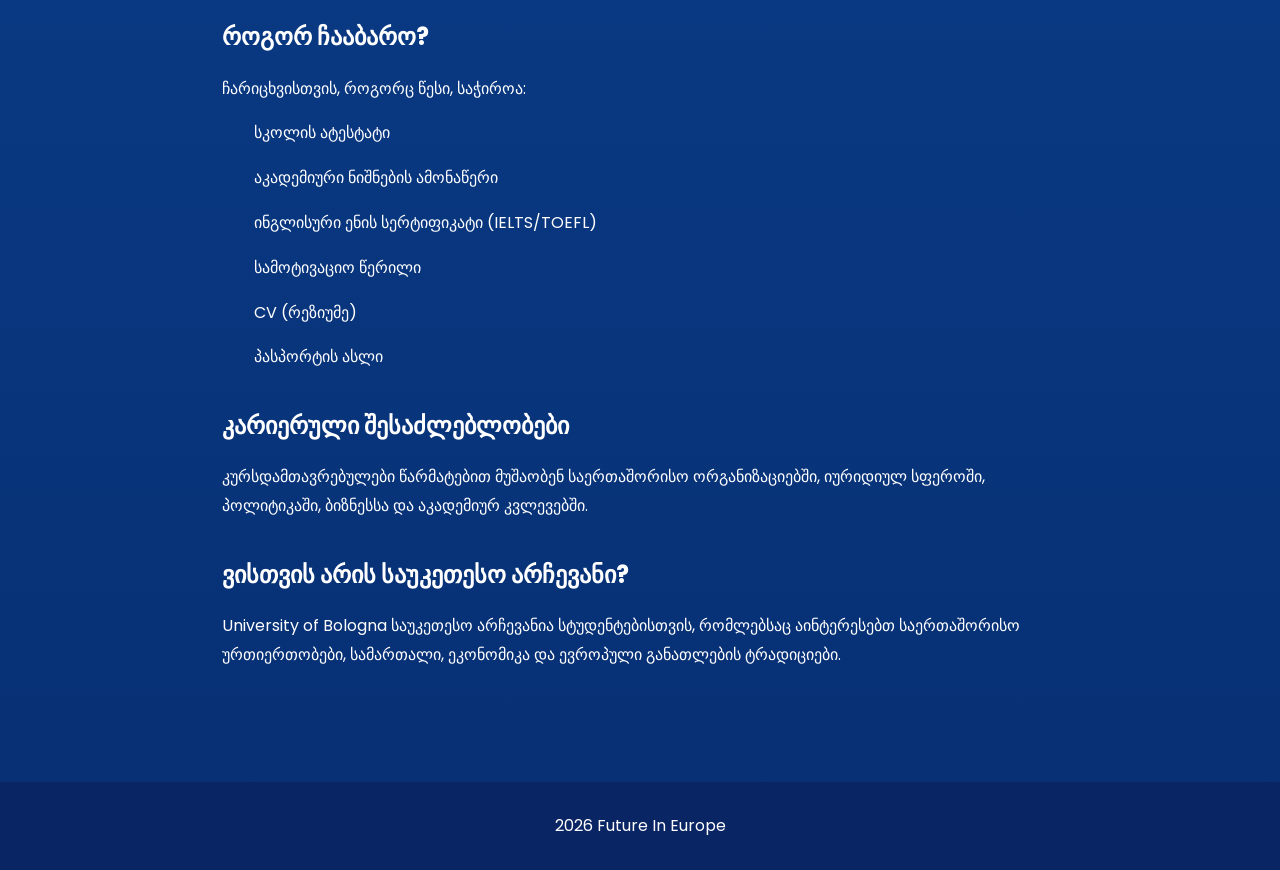
<file: bologna.html>
<!DOCTYPE html>
<html lang="ka">
<head>
    <meta charset="UTF-8">
    <meta name="viewport" content="width=device-width, initial-scale=1.0">

    <title>Free University of Berlin</title>
    <link rel="preconnect" href="https://fonts.googleapis.com">
    <link rel="preconnect" href="https://fonts.gstatic.com" crossorigin>
    <link href="https://fonts.googleapis.com/css2?family=Poppins:wght@400;600;700&display=swap" rel="stylesheet">

    <meta name="description" content="გაიგე მეტი Free University of Berlin-ის შესახებ, ჩარიცხვის პირობები, უპირატესობები და სასწავლო პროგრამები.">

    <meta property="og:title" content="Free University of Berlin">
    <meta property="og:description" content="ერთ-ერთი საუკეთესო უნივერსიტეტი გერმანიაში საერთაშორისო სტუდენტებისთვის.">
    <meta property="og:image" content="./images/berlin.webp">
    <meta property="og:url" content="#">

    <link rel="icon" href="./images/favicon.png">

    <link rel="stylesheet" href="./css/reset.css">
    <link rel="stylesheet" href="./css/style.css">
</head>
<body>

<header class="header">
    <a href="index.html" class="logo">FIE</a>

    <button class="burger" aria-label="Toggle menu">
        <span class="burger_line"></span>
        <span class="burger_line"></span>
        <span class="burger_line"></span>
    </button>

    <nav class="nav">
        <ul class="nav_list">
            <li><a href="index.html" class="nav_link">Home</a></li>
            <li><a href="about.html" class="nav_link">Universities</a></li>
            <li><a href="contact.html" class="nav_link">Contact</a></li>
        </ul>
    </nav>
</header>

<main>

<section class="university_page">

    <h1>University of Bologna</h1>

    <img src="./images/bologna.webp" alt="University of Bologna">

    <h2>რატომ უნდა აირჩიო Heidelberg University?</h2>

    <p>
        University of Bologna მსოფლიოს უძველესი უნივერსიტეტია,
        რომელიც 1088 წელს დაარსდა. 
        იგი ევროპული უმაღლესი განათლების ერთ-ერთ მთავარ სიმბოლოდ ითვლება და
        საერთაშორისო სტუდენტებს მაღალი ხარისხის განათლებას სთავაზობს.
    </p>


    <p>
        უნივერსიტეტი მდებარეობს ბოლონიაში — იტალიის ერთ-ერთ ყველაზე სტუდენტურ და ისტორიულ ქალაქში.
    </p>

    <h2>რით არის ცნობილი?</h2>

    <ul>
        <li>International Relations</li>
        <li>Law</li>
        <li>Political Science</li>
        <li>Economics</li>
        <li>Humanities</li>
    </ul>

    <p>
        უნივერსიტეტი განსაკუთრებით ცნობილია იურიდიული,საერთაშორისო ურთიერთობებისა და სოციალურ მეცნიერებათაbპროგრამებით.
    </p>

    <h2>უპირატესობები</h2>

    <ul>
        <li>მსოფლიოში უძველესი უნივერსიტეტი</li>
        <li>მაღალი საერთაშორისო რეიტინგები</li>
        <li>ინგლისურენოვანი პროგრამები</li>
        <li>ძლიერი სტუდენტური ცხოვრება</li>
        <li>საერთაშორისო გაცვლითი პროგრამები</li>
    </ul>

    <h2>როგორ ჩააბარო?</h2>

    <p>
       ჩარიცხვისთვის, როგორც წესი, საჭიროა:
    </p>

    <ul>
        <li>სკოლის ატესტატი</li>
        <li>აკადემიური ნიშნების ამონაწერი</li>
        <li>ინგლისური ენის სერტიფიკატი (IELTS/TOEFL)</li>
        <li>სამოტივაციო წერილი</li>
        <li>CV (რეზიუმე)</li>
        <li>პასპორტის ასლი</li>

    </ul>

    <h2>კარიერული შესაძლებლობები</h2>

    <p>
        კურსდამთავრებულები წარმატებით მუშაობენ საერთაშორისო
        ორგანიზაციებში, იურიდიულ სფეროში, პოლიტიკაში,
        ბიზნესსა და აკადემიურ კვლევებში.
    </p>

    <h2>ვისთვის არის საუკეთესო არჩევანი?</h2>

    <p>
        University of Bologna საუკეთესო არჩევანია
        სტუდენტებისთვის, რომლებსაც აინტერესებთ საერთაშორისო
        ურთიერთობები, სამართალი, ეკონომიკა და ევროპული
        განათლების ტრადიციები.
    </p>

</section>

</main>

<footer class="footer">
    2026 Future In Europe
</footer>

<script src="./main.js"></script>

</body>
</html>
</file>
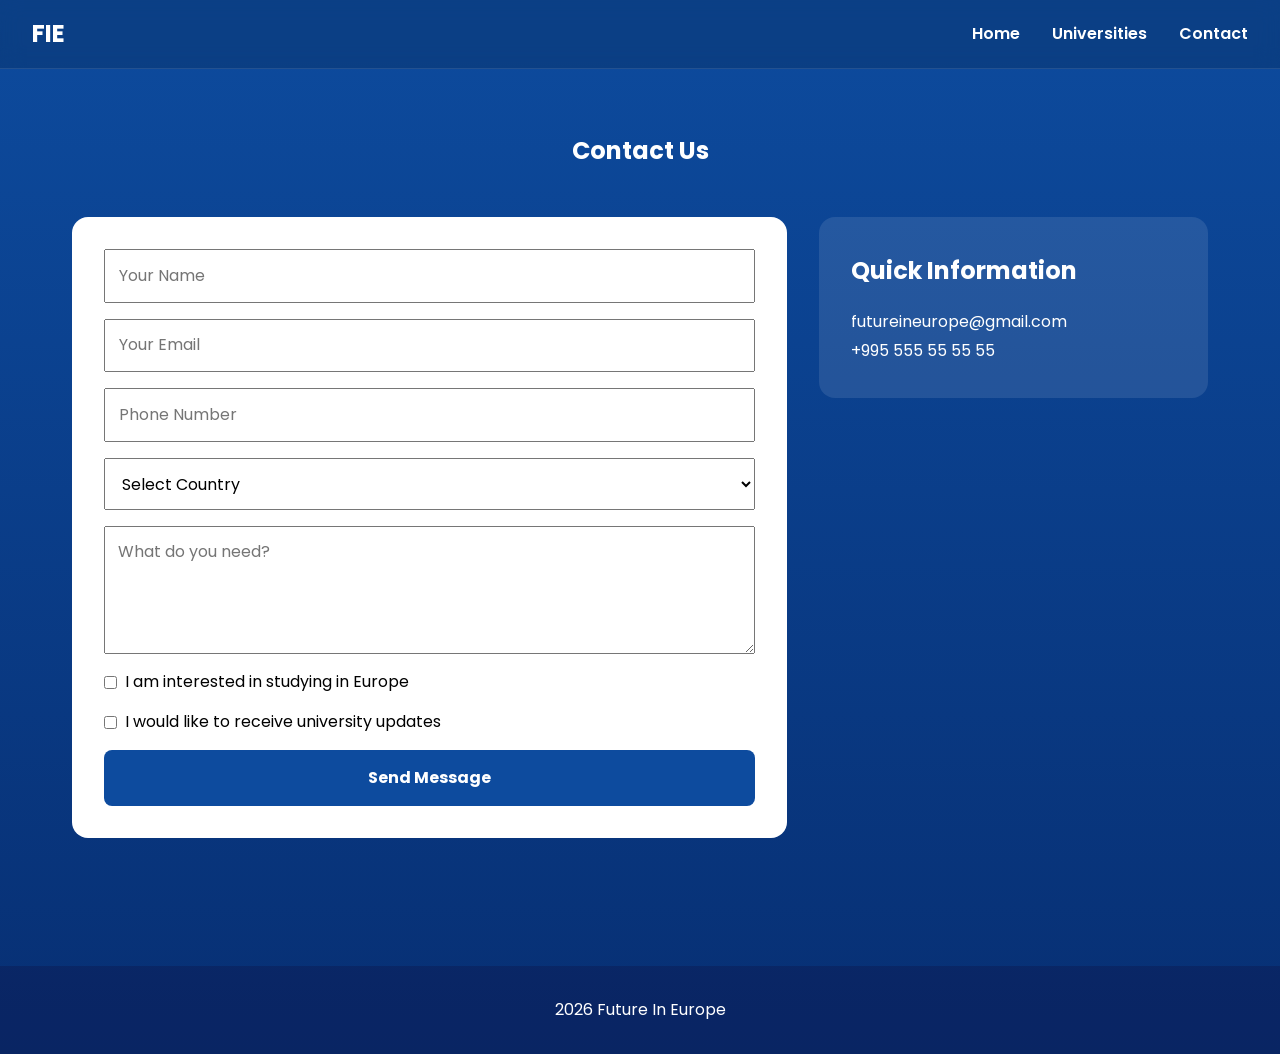
<file: contact.html>
<!DOCTYPE html>
<html lang="ka">
<head>
    <meta charset="UTF-8">
    <meta name="viewport" content="width=device-width, initial-scale=1.0">

    <title>Contact Us | Future In Europe</title>
    <link rel="preconnect" href="https://fonts.googleapis.com">
    <link rel="preconnect" href="https://fonts.gstatic.com" crossorigin>
    <link href="https://fonts.googleapis.com/css2?family=Poppins:wght@400;600;700&display=swap" rel="stylesheet">

    <meta name="description" content="Contact Future In Europe for information about studying abroad.">

    <meta property="og:title" content="Future In Europe">
    <meta property="og:description" content="Study opportunities and top universities in Europe">
    <meta property="og:image" content="./images/students-europe.webp">
    <meta property="og:url" content="#">

    <link rel="icon" href="./images/favicon.png">

    <link rel="stylesheet" href="./css/reset.css">
    <link rel="stylesheet" href="./css/style.css">
</head>

<body>

<header class="header">

    <a href="index.html" class="logo">FIE</a>

    <button class="burger" aria-label="Toggle menu" aria-expanded="false">
        <span class="burger_line"></span>
        <span class="burger_line"></span>
        <span class="burger_line"></span>
    </button>

    <nav class="nav" id="nav">
        <ul class="nav_list">
            <li><a href="index.html" class="nav_link">Home</a></li>
            <li><a href="about.html" class="nav_link">Universities</a></li>
            <li><a href="contact.html" class="nav_link">Contact</a></li>
        </ul>
    </nav>

</header>

<main>

<section class="contact_section">

    <h1 class="contact_title">Contact Us</h1>

    <div class="contact_container">

        <form class="contact_form">

            <input type="text" placeholder="Your Name">

            <input type="email" placeholder="Your Email">

            <input type="tel" placeholder="Phone Number">

            <select>
                <option>Select Country</option>
                <option>Germany</option>
                <option>Italy</option>
                <option>Switzerland</option>
            </select>

            <textarea placeholder="What do you need?"></textarea>

            <label>
                <input type="checkbox">
                I am interested in studying in Europe
            </label>

            <label>
                <input type="checkbox">
                I would like to receive university updates
            </label>

            <button type="submit">
                Send Message
            </button>

        </form>

        <aside class="contact_info">

            <h2>Quick Information</h2>

            <p>futureineurope@gmail.com</p>

            <p>+995 555 55 55 55</p>



        </aside>

    </div>

</section>

</main>

<footer class="footer">
    2026 Future In Europe
</footer>

<script src="./main.js"></script>

</body>
</html>
</file>
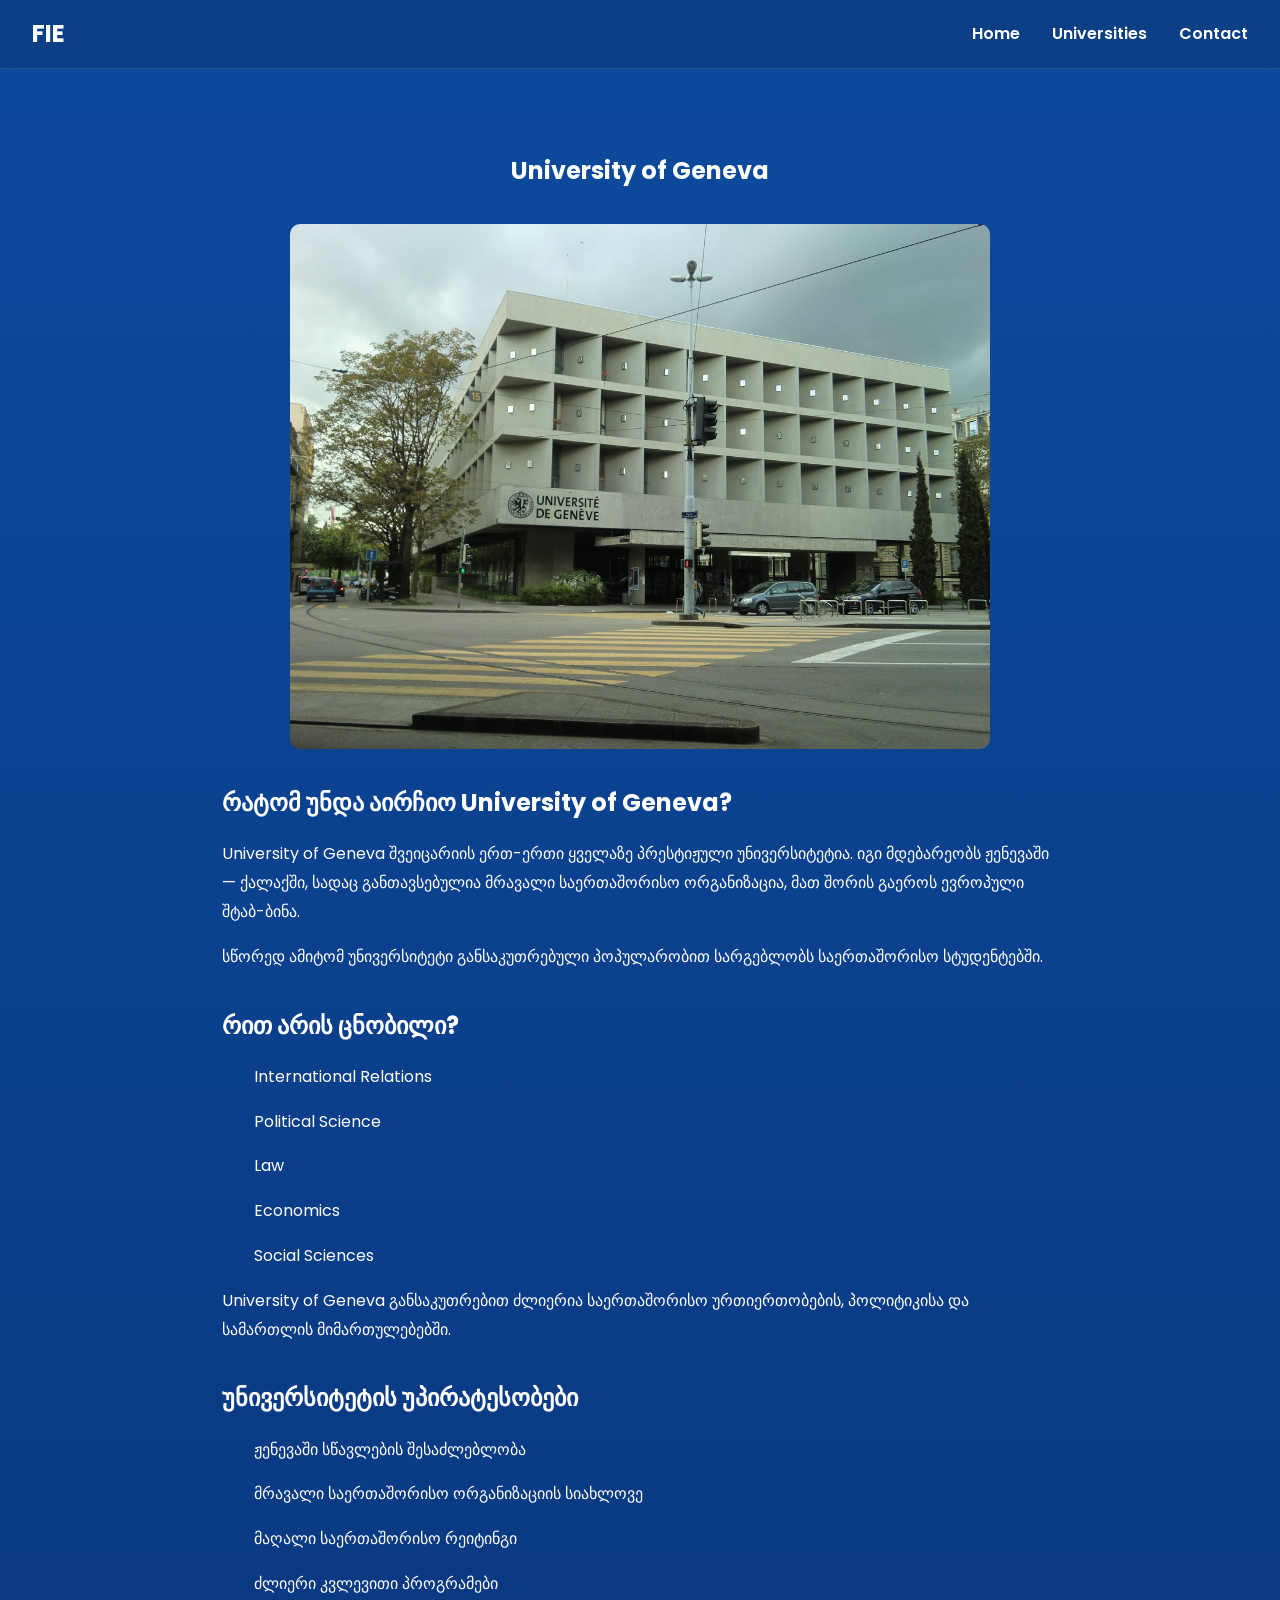
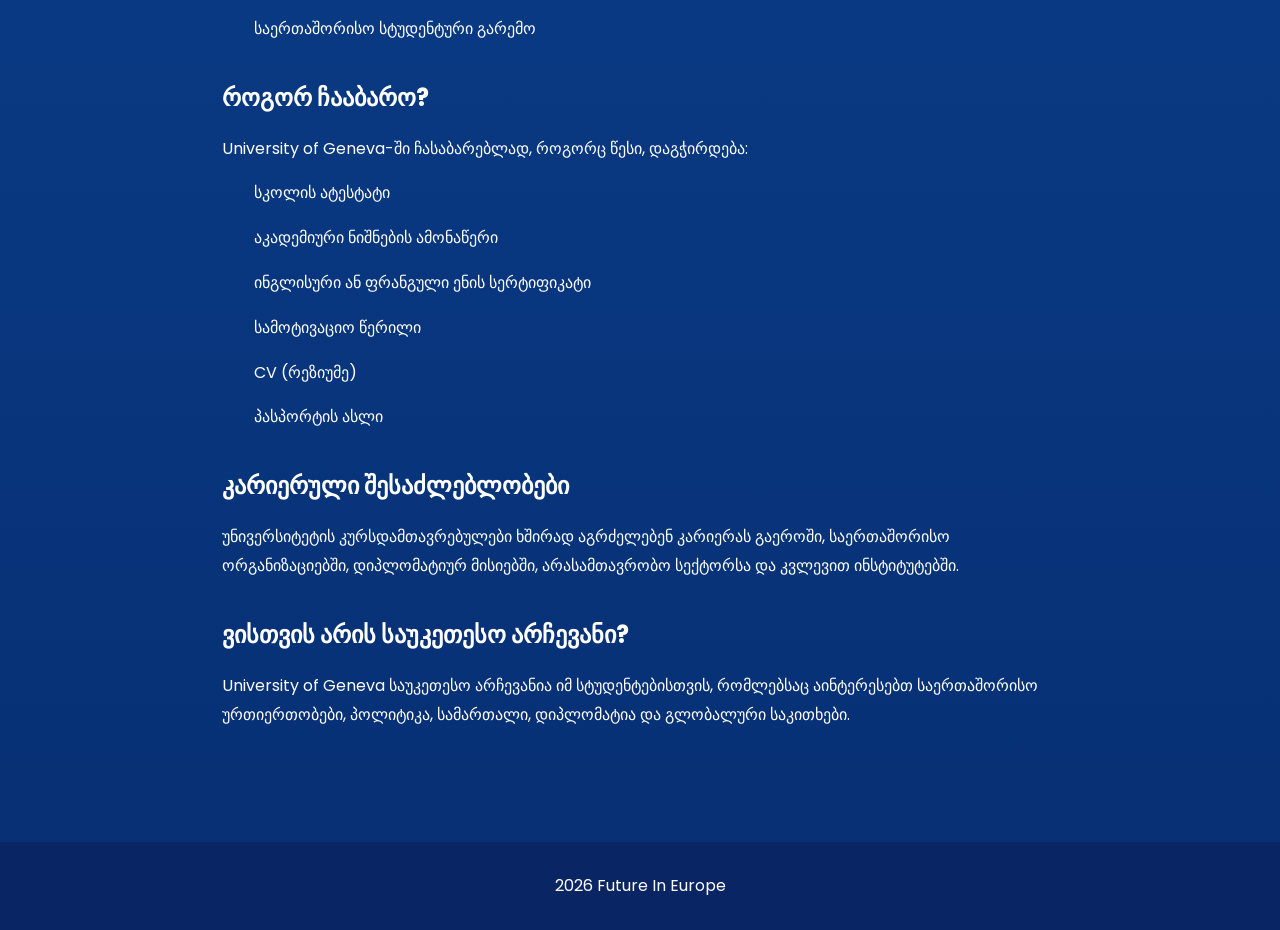
<file: geneva.html>
<!DOCTYPE html>
<html lang="ka">
<head>
    <meta charset="UTF-8">
    <meta name="viewport" content="width=device-width, initial-scale=1.0">

    <title>University of Geneva</title>
    <link rel="preconnect" href="https://fonts.googleapis.com">
    <link rel="preconnect" href="https://fonts.gstatic.com" crossorigin>
    <link href="https://fonts.googleapis.com/css2?family=Poppins:wght@400;600;700&display=swap" rel="stylesheet">

    <meta name="description" content="გაიგე მეტი University of Geneva-ის შესახებ, ჩარიცხვის პირობები, უპირატესობები და სასწავლო პროგრამები.">

    <meta property="og:title" content="University of Geneva">
    <meta property="og:description" content="შვეიცარიის ერთ-ერთი ყველაზე ცნობილი უნივერსიტეტი საერთაშორისო ურთიერთობებისა და პოლიტიკური მეცნიერებების მიმართულებით.">
    <meta property="og:image" content="./images/geneva.webp">
    <meta property="og:url" content="#">

    <link rel="icon" href="./images/favicon.png">

    <link rel="stylesheet" href="./css/reset.css">
    <link rel="stylesheet" href="./css/style.css">
</head>

<body>

<header class="header">

    <a href="index.html" class="logo">FIE</a>

    <button class="burger" aria-label="Toggle menu">
        <span class="burger_line"></span>
        <span class="burger_line"></span>
        <span class="burger_line"></span>
    </button>

    <nav class="nav">
        <ul class="nav_list">
            <li><a href="index.html" class="nav_link">Home</a></li>
            <li><a href="about.html" class="nav_link">Universities</a></li>
            <li><a href="contact.html" class="nav_link">Contact</a></li>
        </ul>
    </nav>

</header>

<main>

<section class="university_page">

    <h1>University of Geneva</h1>

    <img src="./images/geneva.webp" alt="University of Geneva">

    <h2>რატომ უნდა აირჩიო University of Geneva?</h2>

    <p>
        University of Geneva შვეიცარიის ერთ-ერთი ყველაზე
        პრესტიჟული უნივერსიტეტია. იგი მდებარეობს ჟენევაში —
        ქალაქში, სადაც განთავსებულია მრავალი საერთაშორისო
        ორგანიზაცია, მათ შორის გაეროს ევროპული შტაბ-ბინა.
    </p>

    <p>
        სწორედ ამიტომ უნივერსიტეტი განსაკუთრებული პოპულარობით
        სარგებლობს საერთაშორისო სტუდენტებში.
    </p>

    <h2>რით არის ცნობილი?</h2>

    <ul>
        <li>International Relations</li>
        <li>Political Science</li>
        <li>Law</li>
        <li>Economics</li>
        <li>Social Sciences</li>
    </ul>

    <p>
        University of Geneva განსაკუთრებით ძლიერია
        საერთაშორისო ურთიერთობების, პოლიტიკისა და სამართლის
        მიმართულებებში.
    </p>

    <h2>უნივერსიტეტის უპირატესობები</h2>

    <ul>
        <li>ჟენევაში სწავლების შესაძლებლობა</li>
        <li>მრავალი საერთაშორისო ორგანიზაციის სიახლოვე</li>
        <li>მაღალი საერთაშორისო რეიტინგი</li>
        <li>ძლიერი კვლევითი პროგრამები</li>
        <li>საერთაშორისო სტუდენტური გარემო</li>
    </ul>

    <h2>როგორ ჩააბარო?</h2>

    <p>
        University of Geneva-ში ჩასაბარებლად, როგორც წესი,
        დაგჭირდება:
    </p>

    <ul>
        <li>სკოლის ატესტატი</li>
        <li>აკადემიური ნიშნების ამონაწერი</li>
        <li>ინგლისური ან ფრანგული ენის სერტიფიკატი</li>
        <li>სამოტივაციო წერილი</li>
        <li>CV (რეზიუმე)</li>
        <li>პასპორტის ასლი</li>
    </ul>

    <h2>კარიერული შესაძლებლობები</h2>

    <p>
        უნივერსიტეტის კურსდამთავრებულები ხშირად აგრძელებენ
        კარიერას გაეროში, საერთაშორისო ორგანიზაციებში,
        დიპლომატიურ მისიებში, არასამთავრობო სექტორსა და
        კვლევით ინსტიტუტებში.
    </p>

    <h2>ვისთვის არის საუკეთესო არჩევანი?</h2>

    <p>
        University of Geneva საუკეთესო არჩევანია იმ
        სტუდენტებისთვის, რომლებსაც აინტერესებთ საერთაშორისო
        ურთიერთობები, პოლიტიკა, სამართალი, დიპლომატია და
        გლობალური საკითხები.
    </p>

</section>

</main>

<footer class="footer">
    2026 Future In Europe
</footer>

<script src="./main.js"></script>

</body>
</html>
</file>
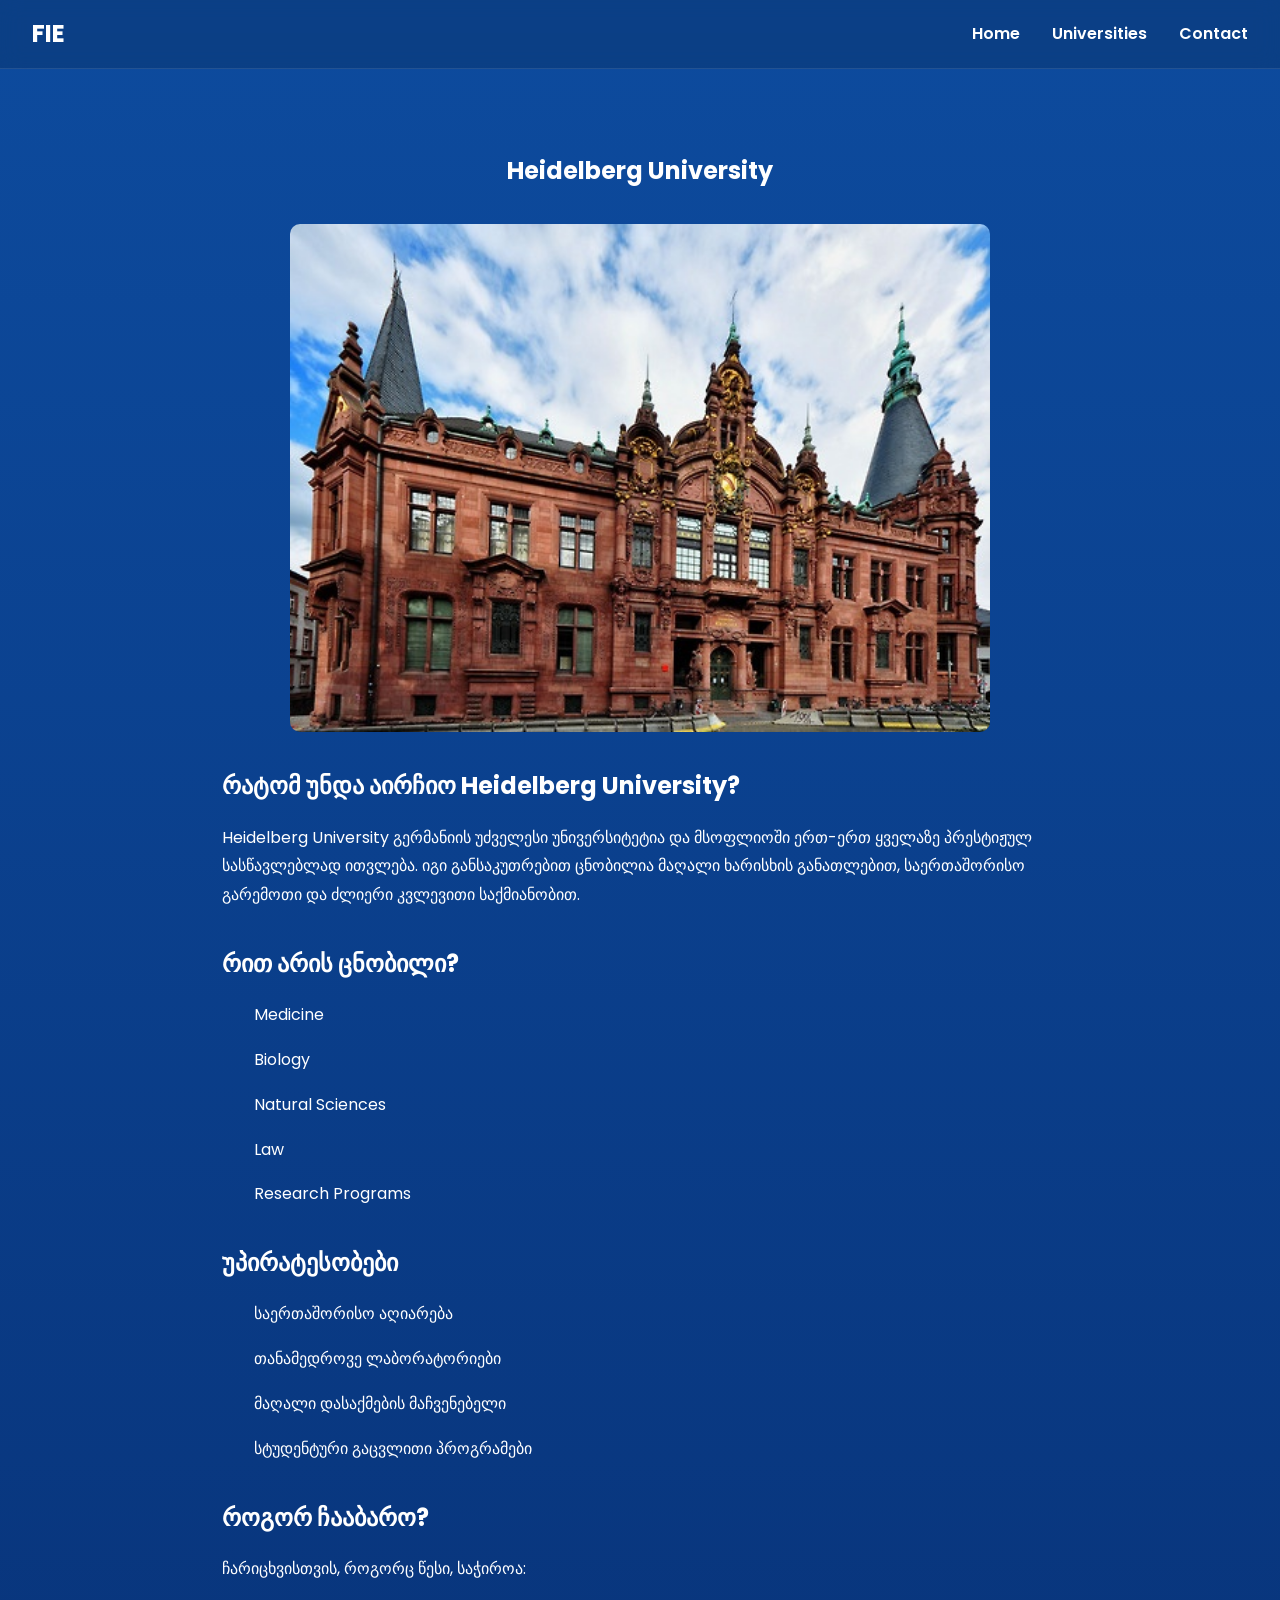
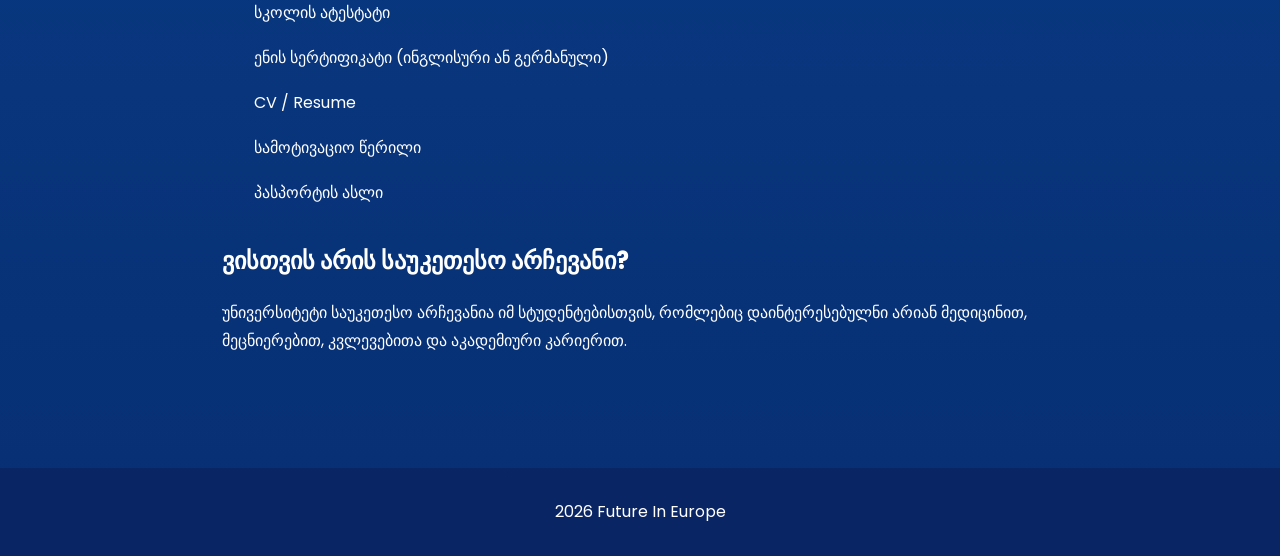
<file: heidelberg.html>
<!DOCTYPE html>
<html lang="ka">
<head>
    <meta charset="UTF-8">
    <meta name="viewport" content="width=device-width, initial-scale=1.0">

    <title>Free University of Berlin</title>
    <link rel="preconnect" href="https://fonts.googleapis.com">
    <link rel="preconnect" href="https://fonts.gstatic.com" crossorigin>
    <link href="https://fonts.googleapis.com/css2?family=Poppins:wght@400;600;700&display=swap" rel="stylesheet">

    <meta name="description" content="გაიგე მეტი Free University of Berlin-ის შესახებ, ჩარიცხვის პირობები, უპირატესობები და სასწავლო პროგრამები.">

    <meta property="og:title" content="Free University of Berlin">
    <meta property="og:description" content="ერთ-ერთი საუკეთესო უნივერსიტეტი გერმანიაში საერთაშორისო სტუდენტებისთვის.">
    <meta property="og:image" content="./images/berlin.webp">
    <meta property="og:url" content="#">

    <link rel="icon" href="./images/favicon.png">

    <link rel="stylesheet" href="./css/reset.css">
    <link rel="stylesheet" href="./css/style.css">
</head>
<body>

<header class="header">
    <a href="index.html" class="logo">FIE</a>

    <button class="burger" aria-label="Toggle menu">
        <span class="burger_line"></span>
        <span class="burger_line"></span>
        <span class="burger_line"></span>
    </button>

    <nav class="nav">
        <ul class="nav_list">
            <li><a href="index.html" class="nav_link">Home</a></li>
            <li><a href="about.html" class="nav_link">Universities</a></li>
            <li><a href="contact.html" class="nav_link">Contact</a></li>
        </ul>
    </nav>
</header>

<main>

<section class="university_page">

    <h1>Heidelberg University</h1>

    <img src="./images/heidelberg.webp" alt="Heidelberg University">

    <h2>რატომ უნდა აირჩიო Heidelberg University?</h2>

    <p>
        Heidelberg University გერმანიის უძველესი უნივერსიტეტია და მსოფლიოში ერთ-ერთ ყველაზე პრესტიჟულ სასწავლებლად ითვლება. 
        იგი განსაკუთრებით ცნობილია მაღალი ხარისხის განათლებით, საერთაშორისო გარემოთი და ძლიერი კვლევითი საქმიანობით.
    </p>


    <h2>რით არის ცნობილი?</h2>

    <ul>
      <li>Medicine</li> 
      <li>Biology</li> 
      <li>Natural Sciences</li> 
      <li>Law</li> 
      <li>Research Programs</li>
    </ul>

    <p>
      
    </p>

    <h2>უპირატესობები</h2>

    <ul>
      <li>საერთაშორისო აღიარება</li> 
      <li>თანამედროვე ლაბორატორიები</li> 
      <li>მაღალი დასაქმების მაჩვენებელი</li> 
      <li>სტუდენტური გაცვლითი პროგრამები</li>
    </ul>

    <h2>როგორ ჩააბარო?</h2>

    <p>
       ჩარიცხვისთვის, როგორც წესი, საჭიროა:
    </p>

    <ul>
         <li>სკოლის ატესტატი</li> 
         <li>ენის სერტიფიკატი (ინგლისური ან გერმანული)</li>
          <li>CV / Resume</li> 
          <li>სამოტივაციო წერილი</li> 
          <li>პასპორტის ასლი</li>

    </ul>

    <h2>ვისთვის არის საუკეთესო არჩევანი?</h2>

    <p>
    უნივერსიტეტი საუკეთესო არჩევანია იმ სტუდენტებისთვის,
    რომლებიც დაინტერესებულნი არიან მედიცინით, მეცნიერებით, კვლევებითა და აკადემიური კარიერით.
    </p>

</section>

</main>

<footer class="footer">
    2026 Future In Europe
</footer>

<script src="./main.js"></script>

</body>
</html>
</file>
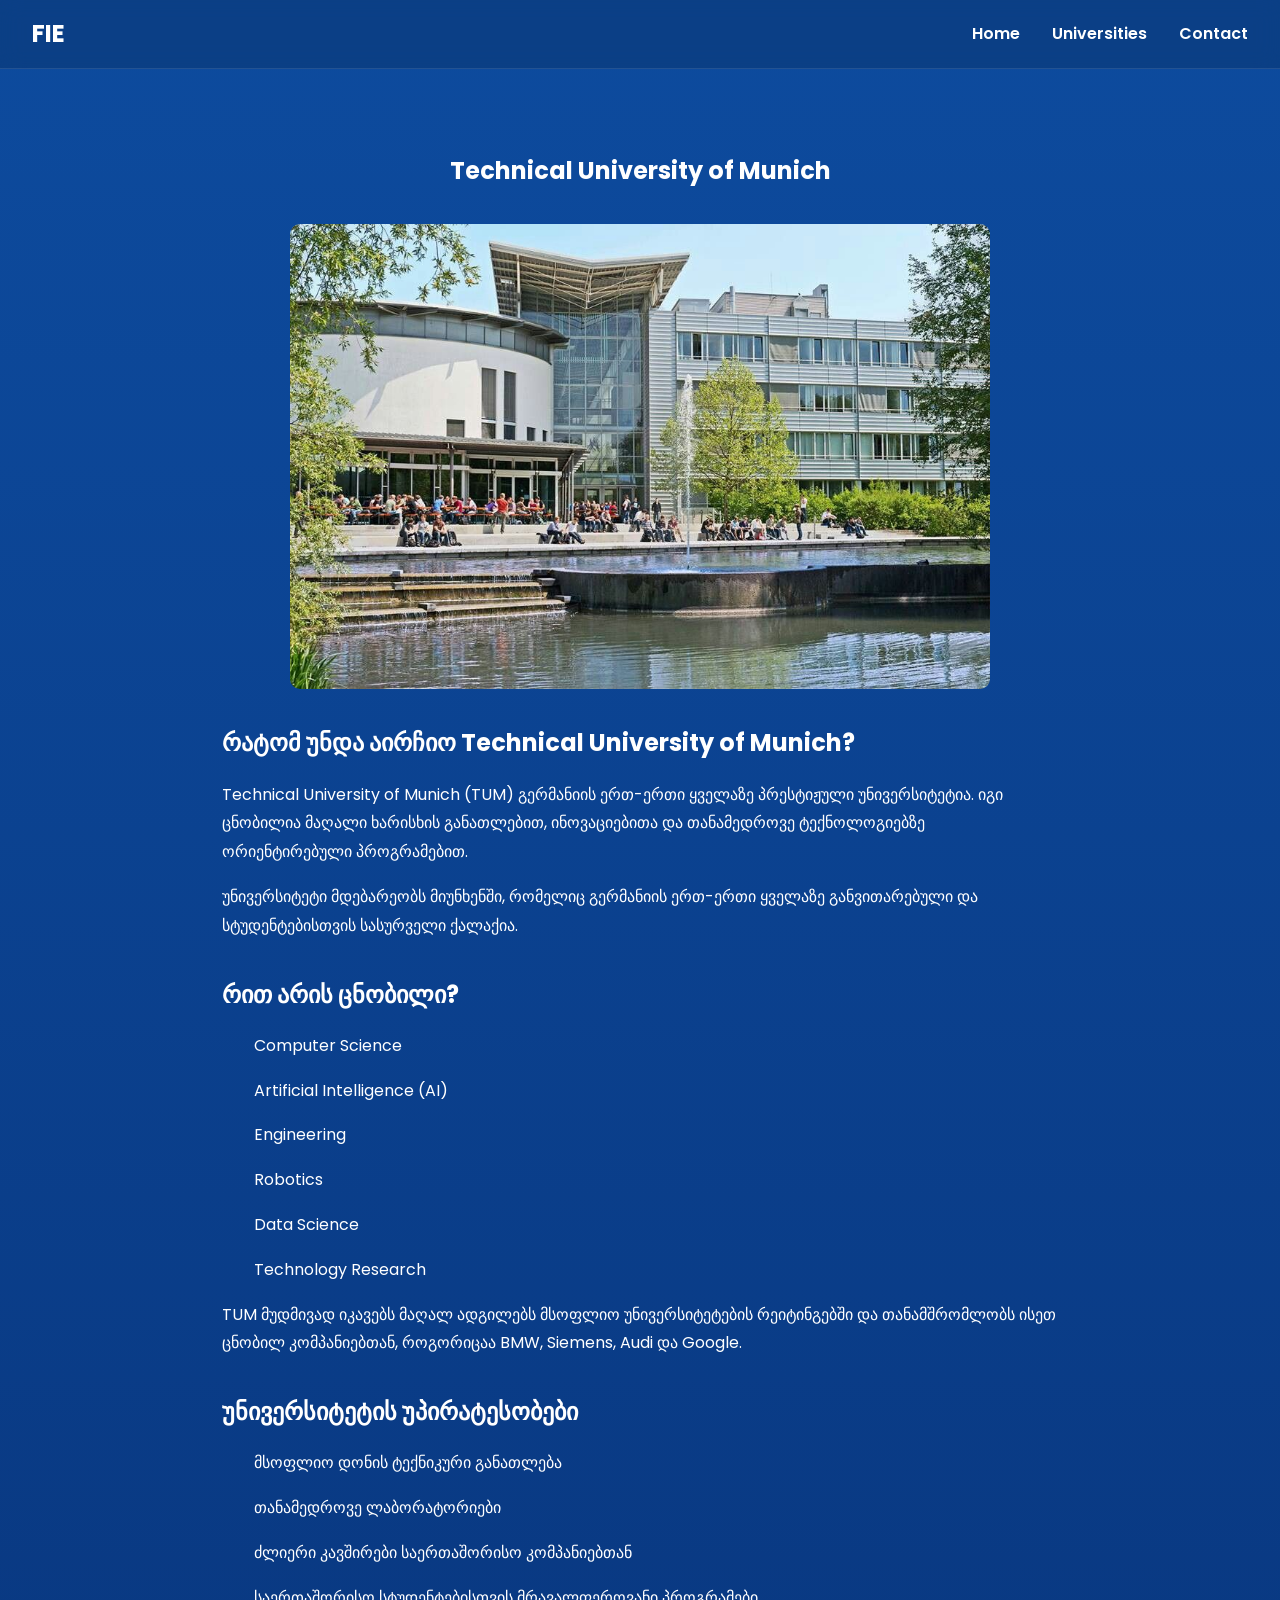
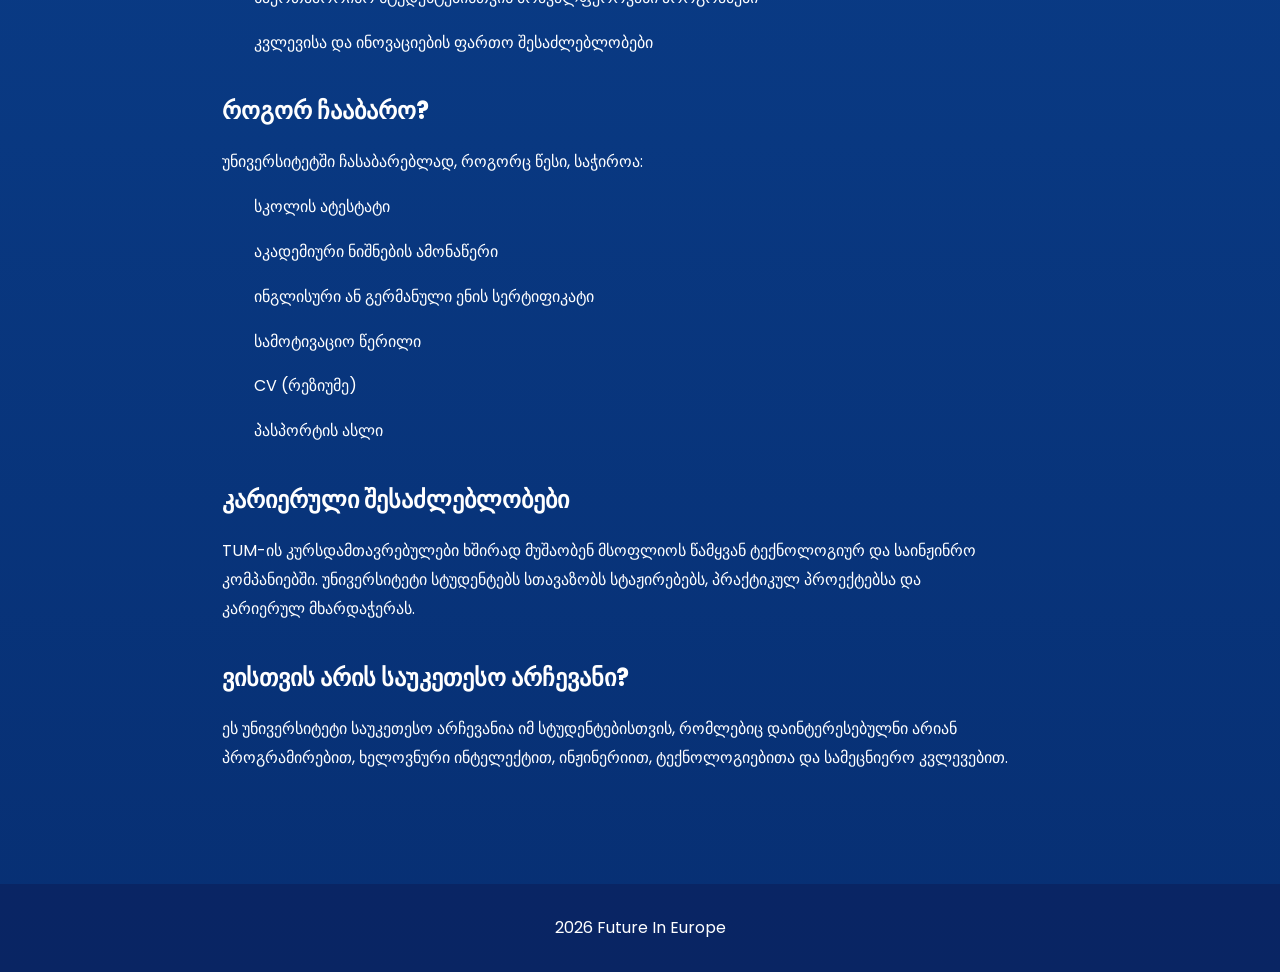
<file: munich.html>
<!DOCTYPE html>
<html lang="ka">
<head>
    <meta charset="UTF-8">
    <meta name="viewport" content="width=device-width, initial-scale=1.0">

    <title>Technical University of Munich</title>
    <link rel="preconnect" href="https://fonts.googleapis.com">
    <link rel="preconnect" href="https://fonts.gstatic.com" crossorigin>
    <link href="https://fonts.googleapis.com/css2?family=Poppins:wght@400;600;700&display=swap" rel="stylesheet">

    <meta name="description" content="გაიგე მეტი Technical University of Munich-ის შესახებ, ჩარიცხვის პირობები, უპირატესობები და სასწავლო პროგრამები.">

    <meta property="og:title" content="Technical University of Munich">
    <meta property="og:description" content="გერმანიის ერთ-ერთი საუკეთესო ტექნიკური უნივერსიტეტი.">
    <meta property="og:image" content="./images/munich.webp">
    <meta property="og:url" content="#">

    <link rel="icon" href="./images/favicon.png">

    <link rel="stylesheet" href="./css/reset.css">
    <link rel="stylesheet" href="./css/style.css">
</head>
<body>

<header class="header">
    <a href="index.html" class="logo">FIE</a>

    <button class="burger" aria-label="Toggle menu">
        <span class="burger_line"></span>
        <span class="burger_line"></span>
        <span class="burger_line"></span>
    </button>

    <nav class="nav">
        <ul class="nav_list">
            <li><a href="index.html" class="nav_link">Home</a></li>
            <li><a href="about.html" class="nav_link">Universities</a></li>
            <li><a href="contact.html" class="nav_link">Contact</a></li>
        </ul>
    </nav>
</header>

<main>

<section class="university_page">

    <h1>Technical University of Munich</h1>

    <img src="./images/munich.webp" alt="Technical University of Munich">

    <h2>რატომ უნდა აირჩიო Technical University of Munich?</h2>

    <p>
        Technical University of Munich (TUM) გერმანიის ერთ-ერთი
        ყველაზე პრესტიჟული უნივერსიტეტია. იგი ცნობილია მაღალი
        ხარისხის განათლებით, ინოვაციებითა და თანამედროვე
        ტექნოლოგიებზე ორიენტირებული პროგრამებით.
    </p>

    <p>
        უნივერსიტეტი მდებარეობს მიუნხენში, რომელიც გერმანიის
        ერთ-ერთი ყველაზე განვითარებული და სტუდენტებისთვის
        სასურველი ქალაქია.
    </p>

    <h2>რით არის ცნობილი?</h2>

    <ul>
        <li>Computer Science</li>
        <li>Artificial Intelligence (AI)</li>
        <li>Engineering</li>
        <li>Robotics</li>
        <li>Data Science</li>
        <li>Technology Research</li>
    </ul>

    <p>
        TUM მუდმივად იკავებს მაღალ ადგილებს მსოფლიო უნივერსიტეტების
        რეიტინგებში და თანამშრომლობს ისეთ ცნობილ კომპანიებთან,
        როგორიცაა BMW, Siemens, Audi და Google.
    </p>

    <h2>უნივერსიტეტის უპირატესობები</h2>

    <ul>
        <li>მსოფლიო დონის ტექნიკური განათლება</li>
        <li>თანამედროვე ლაბორატორიები</li>
        <li>ძლიერი კავშირები საერთაშორისო კომპანიებთან</li>
        <li>საერთაშორისო სტუდენტებისთვის მრავალფეროვანი პროგრამები</li>
        <li>კვლევისა და ინოვაციების ფართო შესაძლებლობები</li>
    </ul>

    <h2>როგორ ჩააბარო?</h2>

    <p>
        უნივერსიტეტში ჩასაბარებლად, როგორც წესი, საჭიროა:
    </p>

    <ul>
        <li>სკოლის ატესტატი</li>
        <li>აკადემიური ნიშნების ამონაწერი</li>
        <li>ინგლისური ან გერმანული ენის სერტიფიკატი</li>
        <li>სამოტივაციო წერილი</li>
        <li>CV (რეზიუმე)</li>
        <li>პასპორტის ასლი</li>
    </ul>

    <h2>კარიერული შესაძლებლობები</h2>

    <p>
        TUM-ის კურსდამთავრებულები ხშირად მუშაობენ მსოფლიოს
        წამყვან ტექნოლოგიურ და საინჟინრო კომპანიებში.
        უნივერსიტეტი სტუდენტებს სთავაზობს სტაჟირებებს,
        პრაქტიკულ პროექტებსა და კარიერულ მხარდაჭერას.
    </p>

    <h2>ვისთვის არის საუკეთესო არჩევანი?</h2>

    <p>
        ეს უნივერსიტეტი საუკეთესო არჩევანია იმ სტუდენტებისთვის,
        რომლებიც დაინტერესებულნი არიან პროგრამირებით,
        ხელოვნური ინტელექტით, ინჟინერიით, ტექნოლოგიებითა
        და სამეცნიერო კვლევებით.
    </p>

</section>

</main>

<footer class="footer">
    2026 Future In Europe
</footer>

<script src="./main.js"></script>

</body>
</html>
</file>
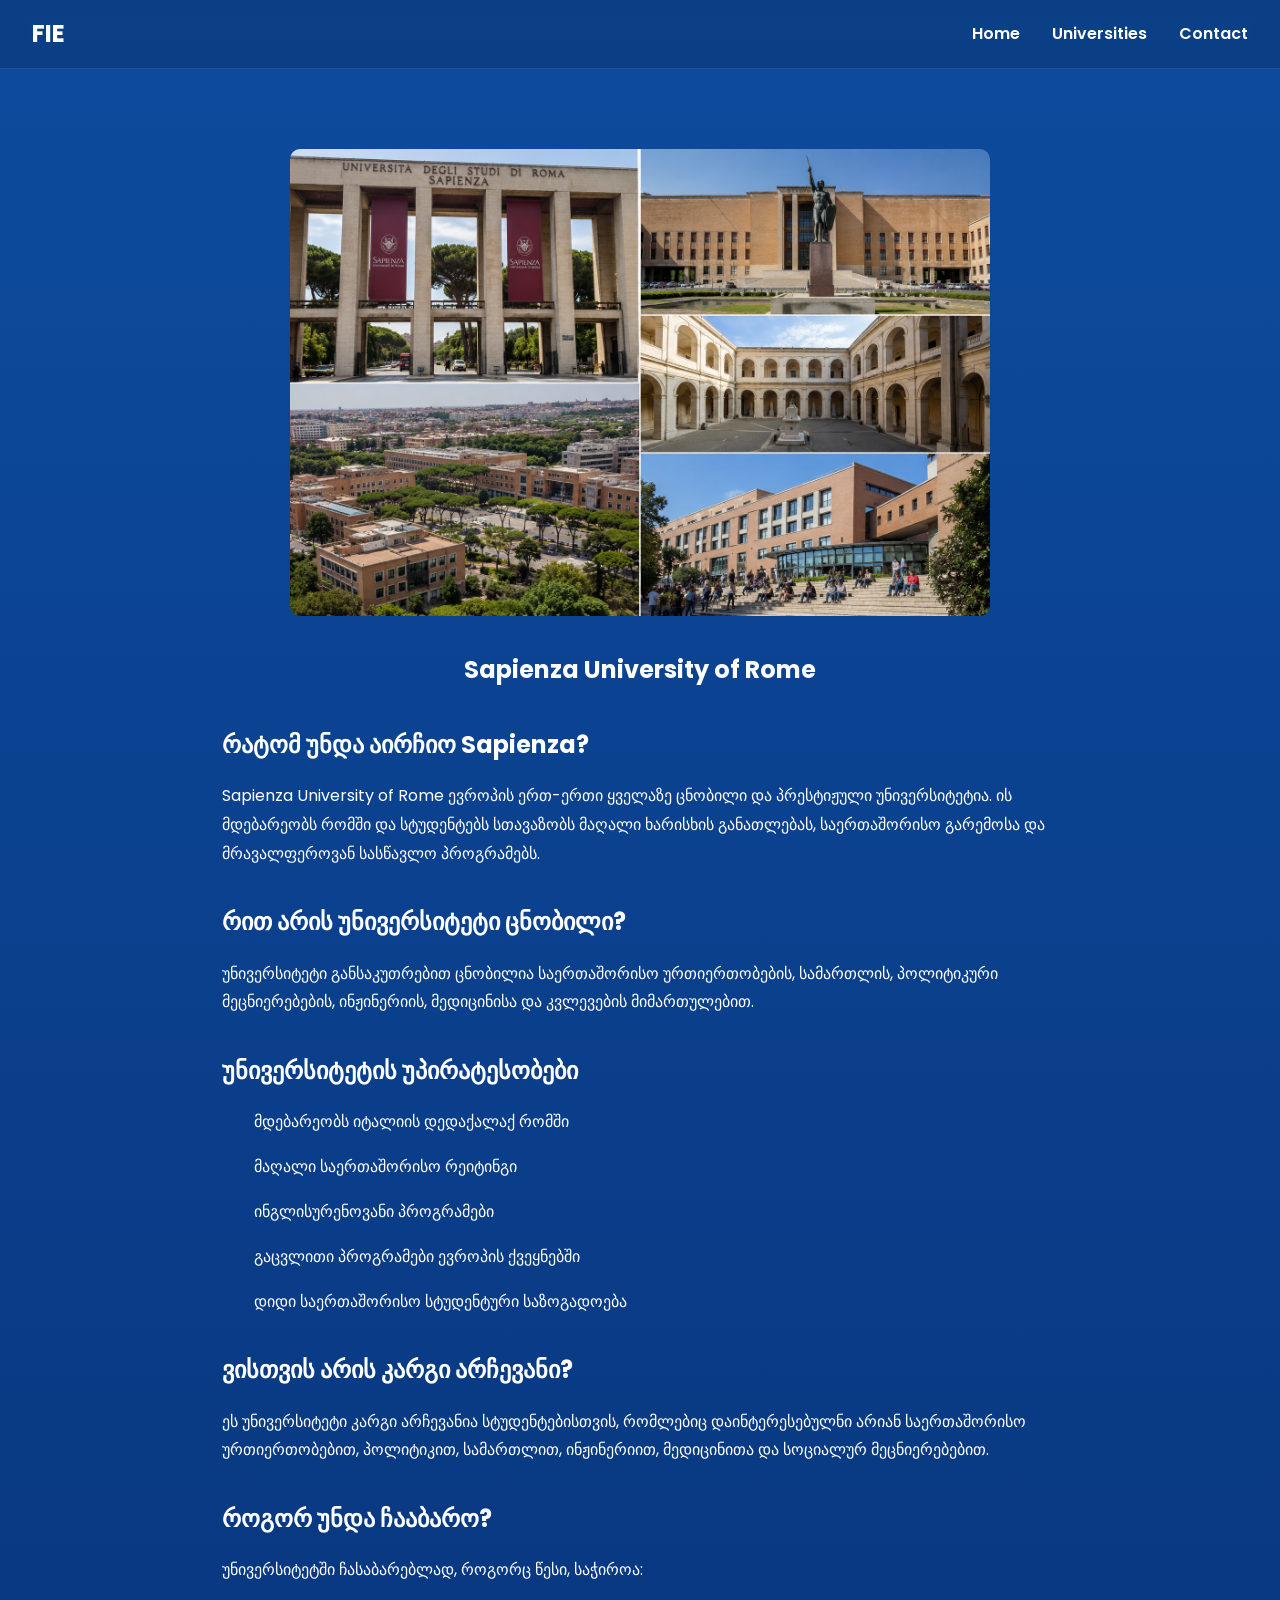
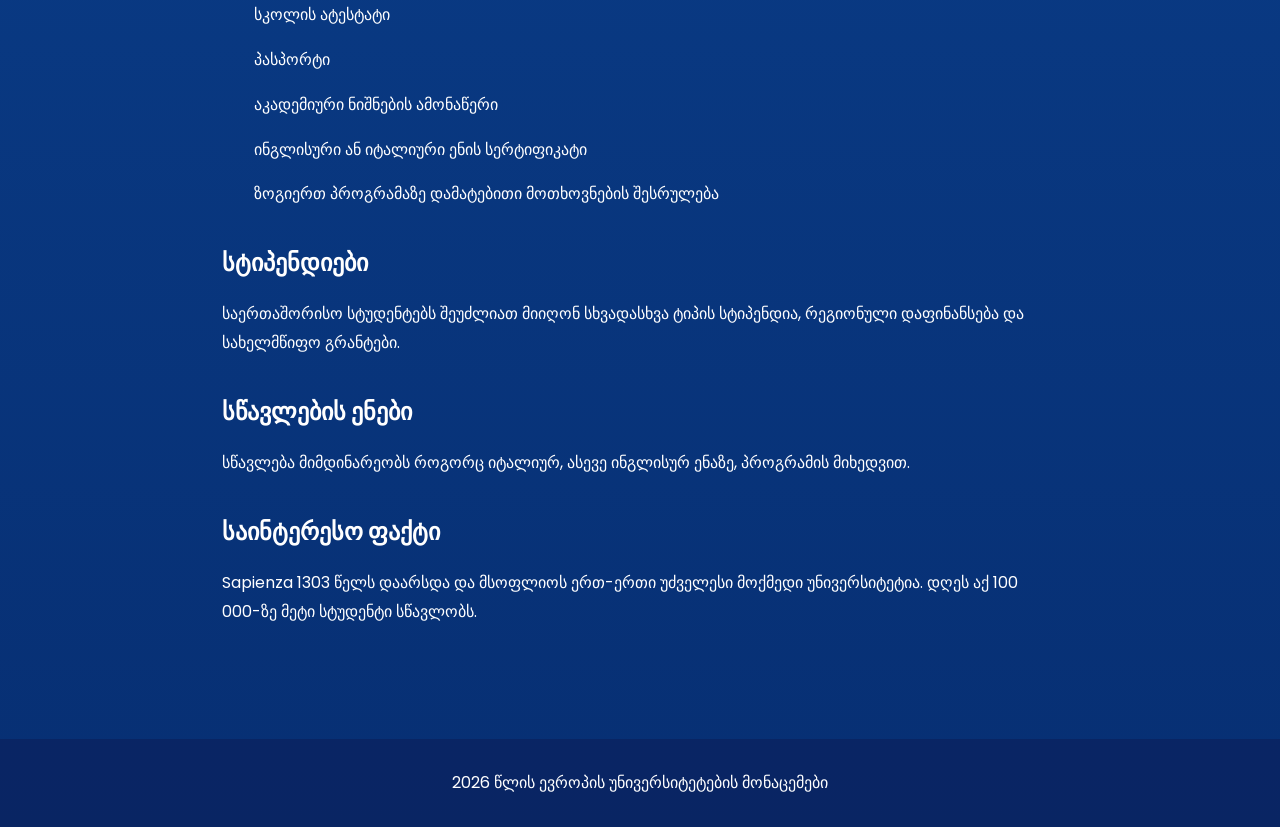
<file: sapienza.html>
<!DOCTYPE html>
<html lang="ka">
<head>
    <meta charset="UTF-8">
    <meta name="viewport" content="width=device-width, initial-scale=1.0">
    <link rel="stylesheet" href="./css/reset.css">
    <link rel="stylesheet" href="./css/style.css">
    <title>Sapienza University of Rome</title>
    <link rel="preconnect" href="https://fonts.googleapis.com">
    <link rel="preconnect" href="https://fonts.gstatic.com" crossorigin>
    <link href="https://fonts.googleapis.com/css2?family=Poppins:wght@400;600;700&display=swap" rel="stylesheet">

    <meta name="description" content="ინფორმაცია Sapienza University of Rome-ის შესახებ, ჩარიცხვის პირობები, სტიპენდიები და სასწავლო პროგრამები.">

    <meta property="og:title" content="Sapienza University of Rome">
    <meta property="og:description" content="გაიგე ყველაფერი Sapienza University of Rome-ის შესახებ.">
    <meta property="og:image" content="./images/sapienza.webp">
    <meta property="og:url" content="sapienza.html">

    <link rel="icon" href="./images/favicon.png">

  
</head>

<body>

<header class="header">

    <a href="index.html" class="logo">FIE</a>

    <button class="burger" aria-label="Toggle menu">
        <span class="burger_line"></span>
        <span class="burger_line"></span>
        <span class="burger_line"></span>
    </button>

    <nav class="nav">
        <ul class="nav_list">
            <li><a href="index.html" class="nav_link">Home</a></li>
            <li><a href="about.html" class="nav_link">Universities</a></li>
            <li><a href="contact.html" class="nav_link">Contact</a></li>
        </ul>
    </nav>

</header>

<main>

<section class="university_page">

  <img src="./images/sapienza.webp" alt="Sapienza University of Rome">

    <h1>Sapienza University of Rome</h1>

    <h2>რატომ უნდა აირჩიო Sapienza?</h2>

    <p>
        Sapienza University of Rome ევროპის ერთ-ერთი ყველაზე ცნობილი და
        პრესტიჟული უნივერსიტეტია. ის მდებარეობს რომში და სტუდენტებს
        სთავაზობს მაღალი ხარისხის განათლებას, საერთაშორისო გარემოსა
        და მრავალფეროვან სასწავლო პროგრამებს.
    </p>

    <h2>რით არის უნივერსიტეტი ცნობილი?</h2>

    <p>
        უნივერსიტეტი განსაკუთრებით ცნობილია საერთაშორისო ურთიერთობების,
        სამართლის, პოლიტიკური მეცნიერებების, ინჟინერიის, მედიცინისა
        და კვლევების მიმართულებით.
    </p>

    <h2>უნივერსიტეტის უპირატესობები</h2>

    <ul>
        <li>მდებარეობს იტალიის დედაქალაქ რომში</li>
        <li>მაღალი საერთაშორისო რეიტინგი</li>
        <li>ინგლისურენოვანი პროგრამები</li>
        <li>გაცვლითი პროგრამები ევროპის ქვეყნებში</li>
        <li>დიდი საერთაშორისო სტუდენტური საზოგადოება</li>
    </ul>

    <h2>ვისთვის არის კარგი არჩევანი?</h2>

    <p>
        ეს უნივერსიტეტი კარგი არჩევანია სტუდენტებისთვის, რომლებიც
        დაინტერესებულნი არიან საერთაშორისო ურთიერთობებით, პოლიტიკით,
        სამართლით, ინჟინერიით, მედიცინითა და სოციალურ მეცნიერებებით.
    </p>

    <h2>როგორ უნდა ჩააბარო?</h2>

    <p>
        უნივერსიტეტში ჩასაბარებლად, როგორც წესი, საჭიროა:
    </p>

    <ul>
        <li>სკოლის ატესტატი</li>
        <li>პასპორტი</li>
        <li>აკადემიური ნიშნების ამონაწერი</li>
        <li>ინგლისური ან იტალიური ენის სერტიფიკატი</li>
        <li>ზოგიერთ პროგრამაზე დამატებითი მოთხოვნების შესრულება</li>
    </ul>

    <h2>სტიპენდიები</h2>

    <p>
        საერთაშორისო სტუდენტებს შეუძლიათ მიიღონ სხვადასხვა ტიპის
        სტიპენდია, რეგიონული დაფინანსება და სახელმწიფო გრანტები.
    </p>

    <h2>სწავლების ენები</h2>

    <p>
        სწავლება მიმდინარეობს როგორც იტალიურ, ასევე ინგლისურ ენაზე,
        პროგრამის მიხედვით.
    </p>

    <h2>საინტერესო ფაქტი</h2>

    <p>
        Sapienza 1303 წელს დაარსდა და მსოფლიოს ერთ-ერთი უძველესი
        მოქმედი უნივერსიტეტია. დღეს აქ 100 000-ზე მეტი სტუდენტი სწავლობს.
    </p>

</section>

</main>

<footer class="footer">
    <p>2026 წლის ევროპის უნივერსიტეტების მონაცემები</p>
</footer>

<script src="./main.js"></script>

</body>
</html>
</file>
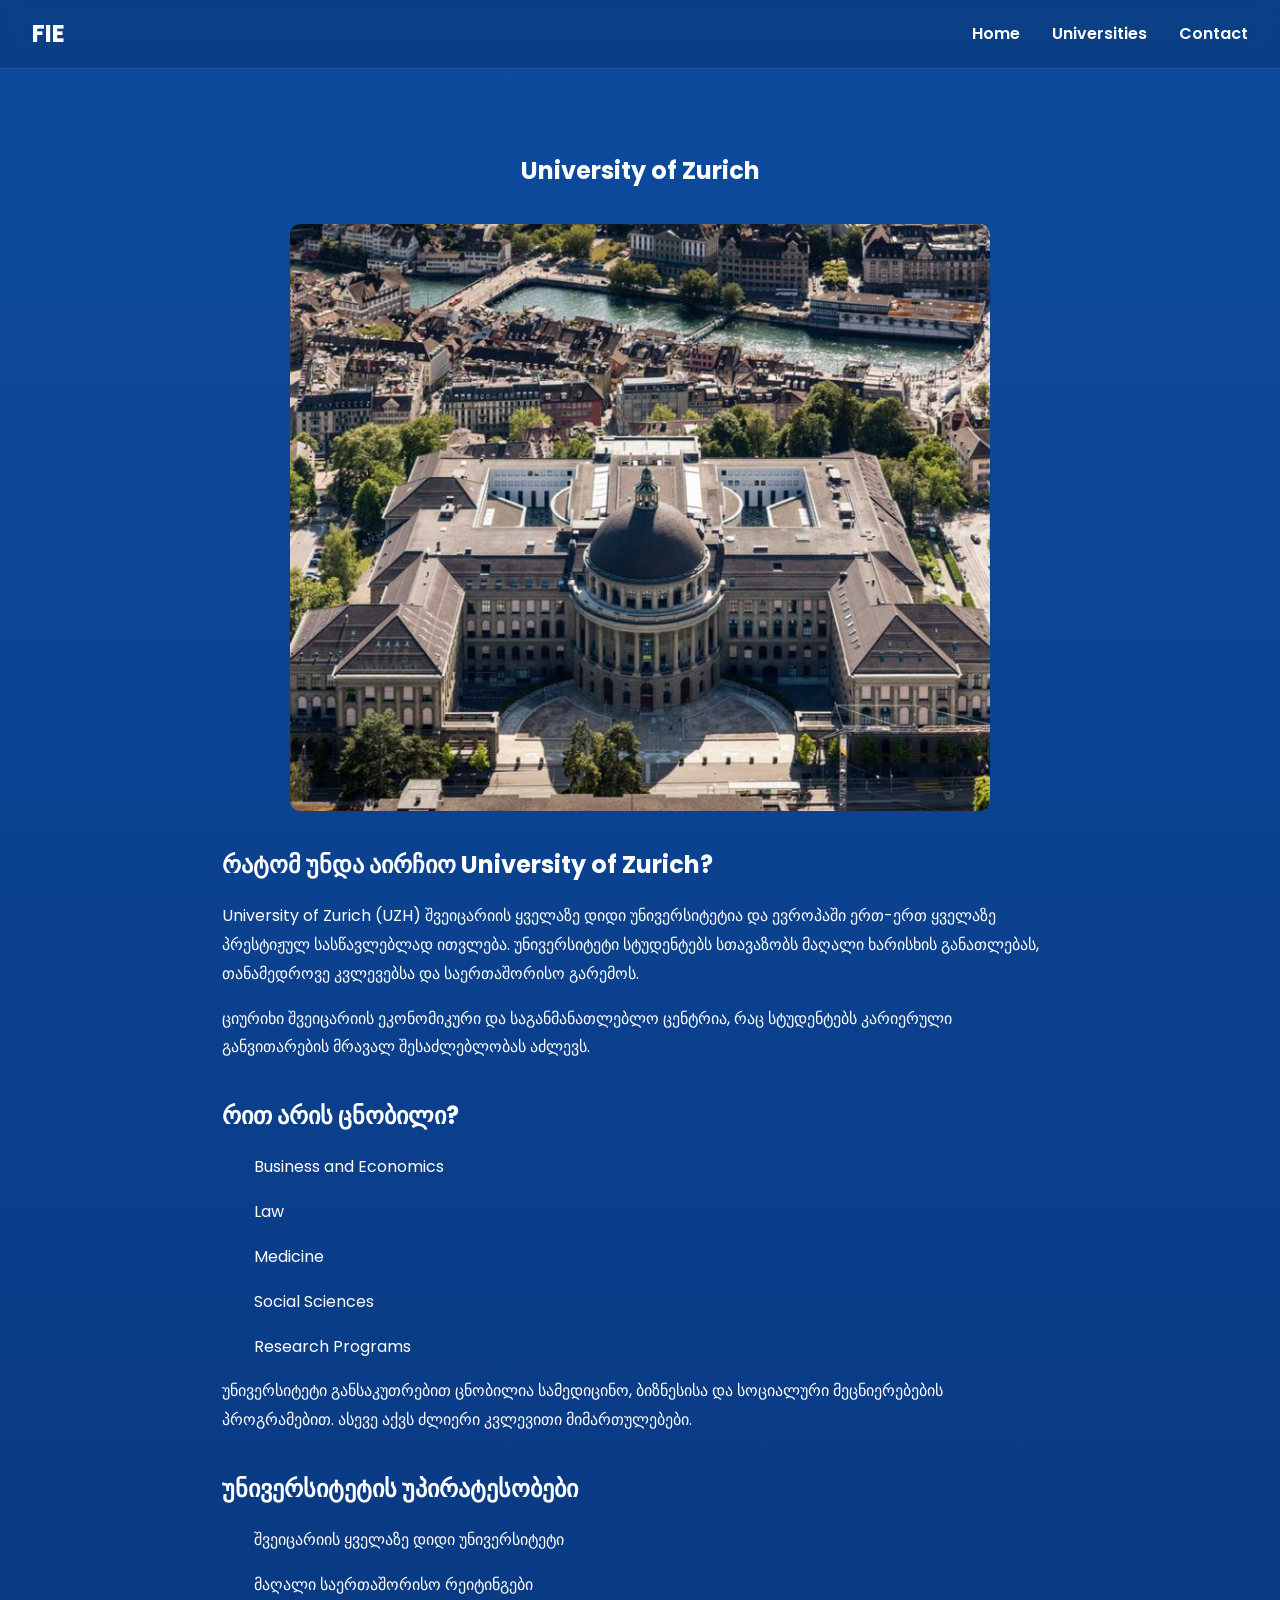
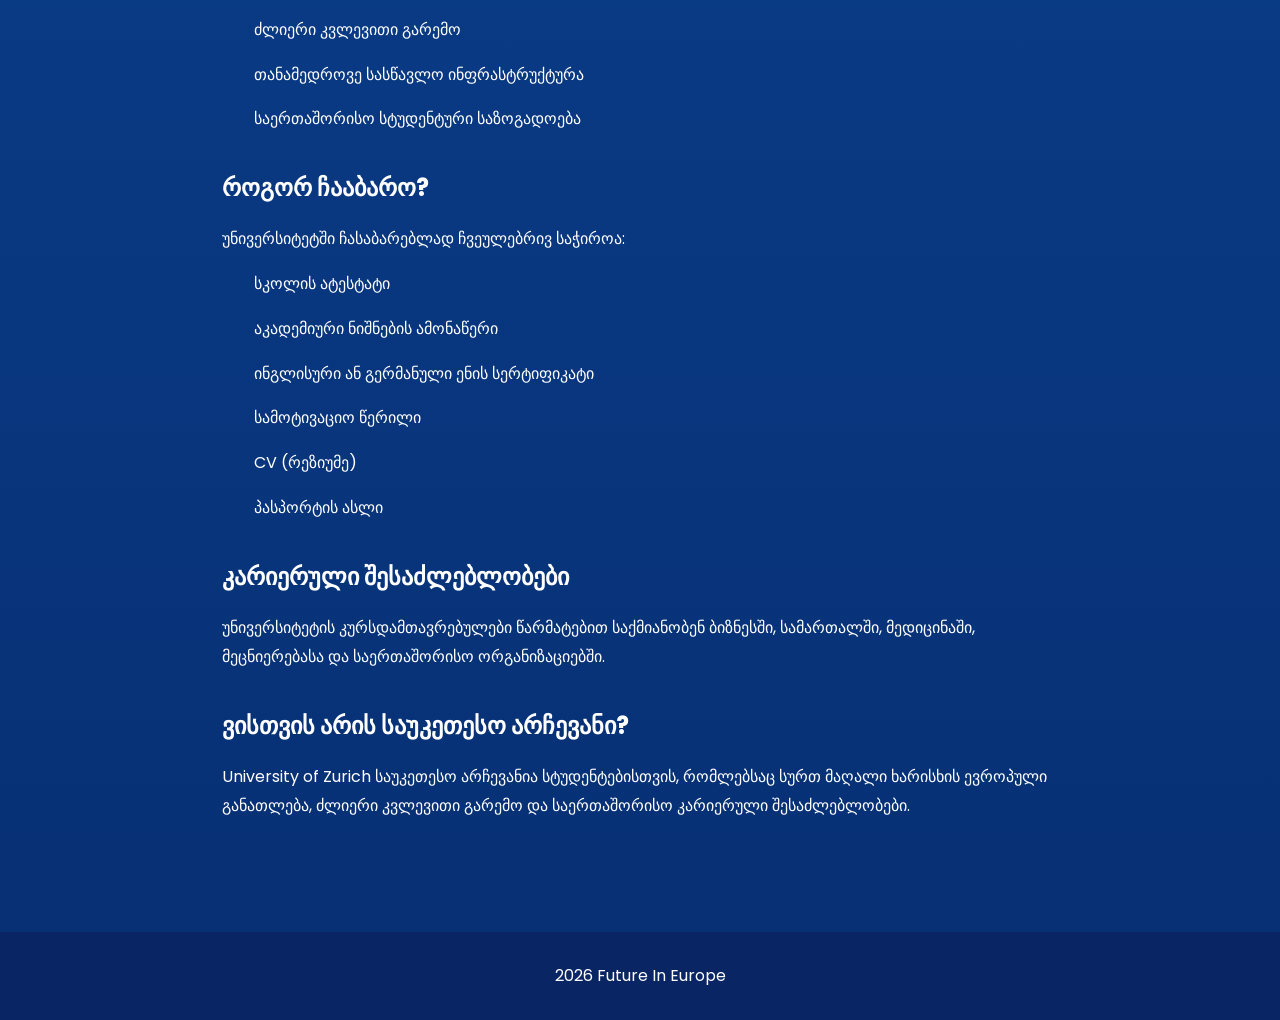
<file: zurich.html>
<!DOCTYPE html>
<html lang="ka">
<head>
    <meta charset="UTF-8">
    <meta name="viewport" content="width=device-width, initial-scale=1.0">

    <title>University of Zurich</title>
    <link rel="preconnect" href="https://fonts.googleapis.com">
    <link rel="preconnect" href="https://fonts.gstatic.com" crossorigin>
    <link href="https://fonts.googleapis.com/css2?family=Poppins:wght@400;600;700&display=swap" rel="stylesheet">

    <meta name="description" content="გაიგე მეტი University of Zurich-ის შესახებ, ჩარიცხვის პირობები, უპირატესობები და სასწავლო პროგრამები.">

    <meta property="og:title" content="University of Zurich">
    <meta property="og:description" content="შვეიცარიის ყველაზე დიდი და ერთ-ერთი საუკეთესო უნივერსიტეტი.">
    <meta property="og:image" content="./images/zurich.webp">
    <meta property="og:url" content="#">

    <link rel="icon" href="./images/favicon.png">

    <link rel="stylesheet" href="./css/reset.css">
    <link rel="stylesheet" href="./css/style.css">
</head>
<body>

<header class="header">

    <a href="index.html" class="logo">FIE</a>

    <button class="burger" aria-label="Toggle menu">
        <span class="burger_line"></span>
        <span class="burger_line"></span>
        <span class="burger_line"></span>
    </button>

    <nav class="nav">
        <ul class="nav_list">
            <li><a href="index.html" class="nav_link">Home</a></li>
            <li><a href="about.html" class="nav_link">Universities</a></li>
            <li><a href="contact.html" class="nav_link">Contact</a></li>
        </ul>
    </nav>

</header>

<main>

<section class="university_page">

    <h1>University of Zurich</h1>

    <img src="./images/zurich.webp" alt="University of Zurich">

    <h2>რატომ უნდა აირჩიო University of Zurich?</h2>

    <p>
        University of Zurich (UZH) შვეიცარიის ყველაზე დიდი
        უნივერსიტეტია და ევროპაში ერთ-ერთ ყველაზე პრესტიჟულ
        სასწავლებლად ითვლება. უნივერსიტეტი სტუდენტებს
        სთავაზობს მაღალი ხარისხის განათლებას, თანამედროვე
        კვლევებსა და საერთაშორისო გარემოს.
    </p>

    <p>
        ციურიხი შვეიცარიის ეკონომიკური და საგანმანათლებლო
        ცენტრია, რაც სტუდენტებს კარიერული განვითარების
        მრავალ შესაძლებლობას აძლევს.
    </p>

    <h2>რით არის ცნობილი?</h2>

    <ul>
        <li>Business and Economics</li>
        <li>Law</li>
        <li>Medicine</li>
        <li>Social Sciences</li>
        <li>Research Programs</li>
    </ul>

    <p>
        უნივერსიტეტი განსაკუთრებით ცნობილია სამედიცინო,
        ბიზნესისა და სოციალური მეცნიერებების პროგრამებით.
        ასევე აქვს ძლიერი კვლევითი მიმართულებები.
    </p>

    <h2>უნივერსიტეტის უპირატესობები</h2>

    <ul>
        <li>შვეიცარიის ყველაზე დიდი უნივერსიტეტი</li>
        <li>მაღალი საერთაშორისო რეიტინგები</li>
        <li>ძლიერი კვლევითი გარემო</li>
        <li>თანამედროვე სასწავლო ინფრასტრუქტურა</li>
        <li>საერთაშორისო სტუდენტური საზოგადოება</li>
    </ul>

    <h2>როგორ ჩააბარო?</h2>

    <p>
        უნივერსიტეტში ჩასაბარებლად ჩვეულებრივ საჭიროა:
    </p>

    <ul>
        <li>სკოლის ატესტატი</li>
        <li>აკადემიური ნიშნების ამონაწერი</li>
        <li>ინგლისური ან გერმანული ენის სერტიფიკატი</li>
        <li>სამოტივაციო წერილი</li>
        <li>CV (რეზიუმე)</li>
        <li>პასპორტის ასლი</li>
    </ul>

    <h2>კარიერული შესაძლებლობები</h2>

    <p>
        უნივერსიტეტის კურსდამთავრებულები წარმატებით
        საქმიანობენ ბიზნესში, სამართალში, მედიცინაში,
        მეცნიერებასა და საერთაშორისო ორგანიზაციებში.
    </p>

    <h2>ვისთვის არის საუკეთესო არჩევანი?</h2>

    <p>
        University of Zurich საუკეთესო არჩევანია
        სტუდენტებისთვის, რომლებსაც სურთ მაღალი ხარისხის
        ევროპული განათლება, ძლიერი კვლევითი გარემო და
        საერთაშორისო კარიერული შესაძლებლობები.
    </p>

</section>

</main>

<footer class="footer">
    2026 Future In Europe
</footer>

<script src="./main.js"></script>

</body>
</html>
</file>
<file: css/style.css>
:root{
    --main-bg: #072f73;
    --secondary-bg: #0d4b9e;
    --text-color: #ffffff;
    --card-bg: rgba(255,255,255,0.1);
    --header-bg: rgba(0,0,0,0.15);
    --footer-bg: rgba(18, 9, 53, 0.262);
    --radius: 10px;
    --spacing: 1rem;
    --font-main: 'Poppins', sans-serif;
}







*{
    margin: 0;
    padding: 0;
    box-sizing: border-box;
}

body{
background: linear-gradient(180deg,var(--secondary-bg),var(--main-bg));
font-family: var(--font-main);
}

.header{
    position: sticky;
    top: 0;
    z-index: 1000;

    display: flex;
    justify-content: space-between;
    align-items: center;

    padding: 1rem 2rem;

    background: var(--header-bg);
    backdrop-filter: blur(10px);

    border-bottom: 1px solid rgba(255,255,255,0.1);
}

.logo{
    color: var(--text-color);
    text-decoration: none;
    font-size: 1.5rem;
    font-weight: 700;
}


body {
    font-family: var(--font-main);
}



.nav_list{
    display: flex;
    gap: 2rem;
    list-style: none;
}

.nav_link{
    color: var(--text-color);
    text-decoration: none;
    font-weight: 600;
    transition: 0.3s;
}

.nav_link:hover{
    opacity: 0.7;
}






.hero{
    position: relative;
    width: 100%;
}

.hero img{
    width: 100%;
    height: 80vh;
    object-fit: cover;
    display: block;
}

.hero_text{
    position: absolute;
    top: 15%;
    left: 50%;
    transform: translateX(-50%);

    width: 90%;

    text-align: center;
    color: var(--text-color);
}

    @keyframes fadeInUp {
    from {
        opacity: 0;
        transform: translateY(20px);
    }
    to {
        opacity: 1;
        transform: translateY(0);
    }
    }

.hero_text {
    animation: fadeInUp 1s ease-out;
}



.hero_text h1{
    font-size: 3rem;
    margin-bottom: 1rem;

    text-shadow: 2px 2px 10px rgba(0,0,0,0.8);
}

.hero_text p{
    font-size: 1.2rem;

    text-shadow: 2px 2px 10px rgba(0,0,0,0.8);
}






.burger{
    display: block;
    background: transparent;
    border: none;
    cursor: pointer;
}

.burger_line{
    display: block;
    width: 30px;
    height: 3px;
    background: white;
    margin: 6px 0;
    transition: 0.3s;
}






/* მობილურის  სტილები */

.burger{
    display: block;
}

.nav{
    display: none;
    position: absolute;
    top: 100%;
    left: 0;
    width: 100%;
    background: #0b4188;
    padding: 1rem 0;
}

.nav.active{
    display: block;
}

.nav_list{
    display: flex;
    flex-direction: column;
    align-items: flex-start;
    gap: 1rem;
    padding-left: 1.5rem;
}



@media (min-width:768px){

    .burger{
        display: none;
    }

    .nav{
        display: block !important;
        position: static;
        width: auto;
        background: transparent;
        padding: 0;
    }

    .nav_list{
        flex-direction: row;
        align-items: center;
        gap: 2rem;
        padding-left: 0;
    }
}








.universities h1{
    text-align: center;
    color: var(--text-color);
    margin-bottom: 6rem; 
}

.universities{
    padding: 4rem 1rem;
}

.universities h2{
    text-align: center;
    color: white;
    margin-bottom: 3rem;
    margin-top: 5rem;
}

.university_cards{
    display: flex;
    flex-wrap: wrap;
    justify-content: center;
    gap: 4rem;
}


.card{
    width: 300px;
    background: var(--card-bg);
    border-radius: var(--radius);
    overflow: hidden;
    transition: 0.3s;
}

.card:hover{
    transform: translateY(-5px);
}

.card img{
    width: 100%;
    height: 200px;
    object-fit: cover;
}

.card h3{
    color: var(--text-color);
    text-align: center;
    margin: 1rem 0;
}

.card p{
    color: var(--text-color);
    text-align: center;
    padding: 0 1rem 1rem;

}



.italy_cards{
    margin-top: 5rem;
}

.footer{
    background: var(--footer-bg);
    color: var(--text-color);
    text-align: center;
    padding: 2rem 1rem;
    margin-top: 4rem;
}

.footer p{
    font-size: 1rem;
}









.contact_section{
    display: flex;
    flex-direction: column;
    gap: 2rem;

    padding: 3rem 1rem;
    color: var(--text-color);
}

.contact_title{
    text-align: center;
    margin-bottom: 1rem;
    color: white;
}

.contact_container{
    display: flex;
    flex-direction: column;
    gap: 2rem;
}






.contact_form{
    display: flex;
    flex-direction: column;
    gap: 1rem;

    background: white;
    padding: 2rem;
    border-radius: 1rem;
}

.contact_form input{
    padding: 0.8rem;
}

.contact_form select{
    padding: 0.8rem;
}

.contact_form textarea{
    padding: 0.8rem;
}

.contact_form textarea{
    resize: vertical;
    min-height: 8rem;
}

.contact_form button{
    padding: 1rem;
    border: none;
    border-radius: 0.5rem;

    background: #0d4b9e;
    color: white;

    font-weight: bold;
    cursor: pointer;

    transition: 0.3s;
}

.contact_form button:hover{
    transform: scale(1.03);
}



.contact_info{
    background: var(--card-bg);

    padding: 2rem;
    border-radius: 1rem;

    line-height: 1.8;
}

.contact_info h2{
    margin-bottom: 1rem;
}


.contact_form label{
    color: black;
    display: flex;
    gap: 0.5rem;
    align-items: center;
}





@media (min-width: 640px){

    .contact_container{
        flex-direction: row;
        align-items: flex-start;
    }

    .contact_form{
        flex: 2;
    }

    .contact_info{
        flex: 1;
    }
}












/* ეს არის უნივერსიტეტის გვერდი */




.university_page{
    max-width: 900px;
    margin: 3rem auto;
    padding: 2rem;
    color: white;
    line-height: 1.8;
}

.university_page img{
    width: 100%;
    max-width: 700px;
    display: block;
    margin: 0 auto 2rem;
    border-radius: 10px;
}

.university_page h1{
    text-align: center;
    margin-bottom: 2rem;
}

.university_page h2{
    margin-top: 2rem;
    margin-bottom: 1rem;
}

.university_page p{
    margin-bottom: 1rem;
}

.university_page ul{
    margin-left: 2rem;
    margin-bottom: 1rem;
}

.university_page li{
    margin-bottom: 1rem;
}






.university_link{
    color: white;
    text-decoration: none;
}

.university_link:hover{
    text-decoration: underline;
}




/* ეს მჭირდება პირველი გერდისთვის*/
.story_section{
    padding: 4rem 1rem;
}

.story_container{
    max-width: 900px;
    margin: 0 auto;

    background: rgba(3, 29, 93, 0.526);
    padding: 2rem;

    border-radius: 1rem;

    color: white;
}

.story_container h2{
    text-align: center;
    margin-bottom: 2rem;
}

.story_container p{
    margin-bottom: 1rem;
    line-height: 1.8;
}



@media (min-width: 1024px){
    .contact_section{
        max-width: 1200px;
        margin: 0 auto;
        padding: 4rem 2rem;
    }

    .story_section {
        padding: 6rem 2rem;
    }

    .universities {
        max-width: 1200px;
        margin: 0 auto;
        padding: 4rem 2rem;
    }

    .hero_text h1 {
        font-size: 4rem;
    }
}
</file>
